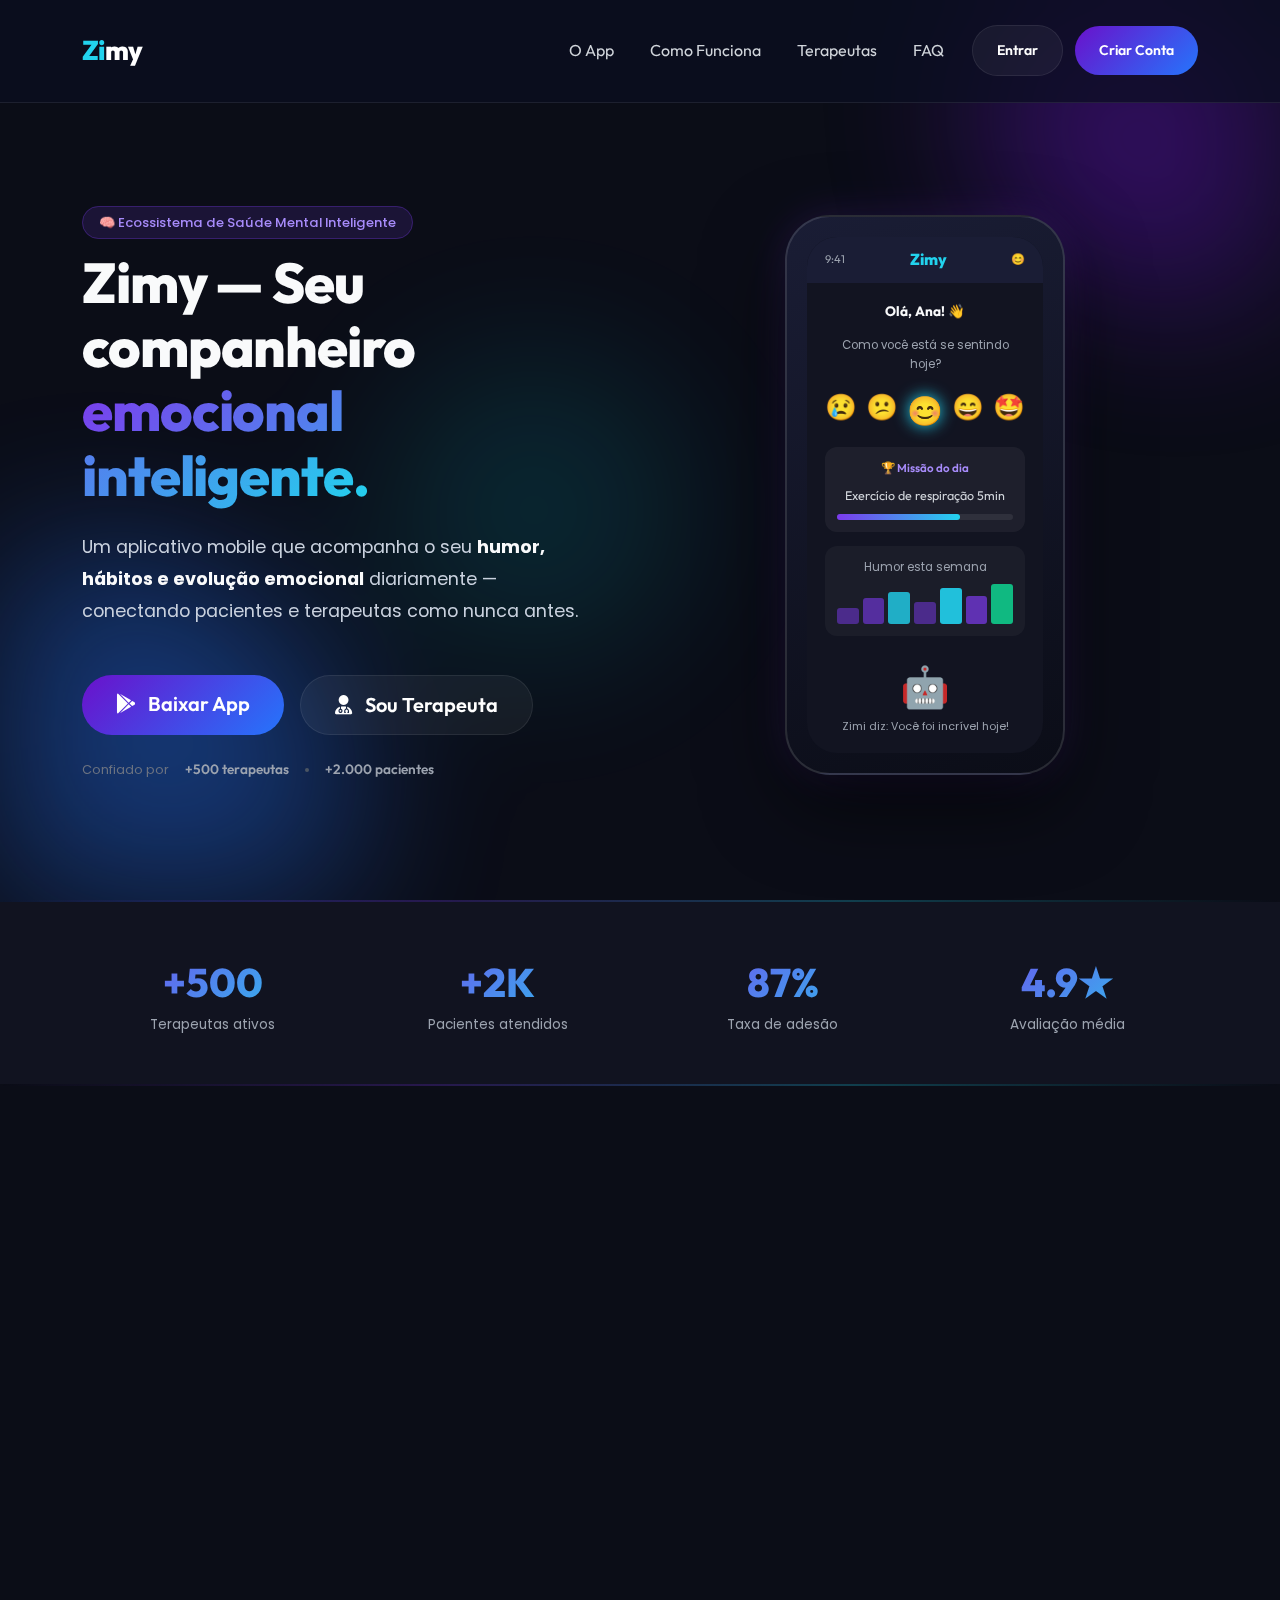
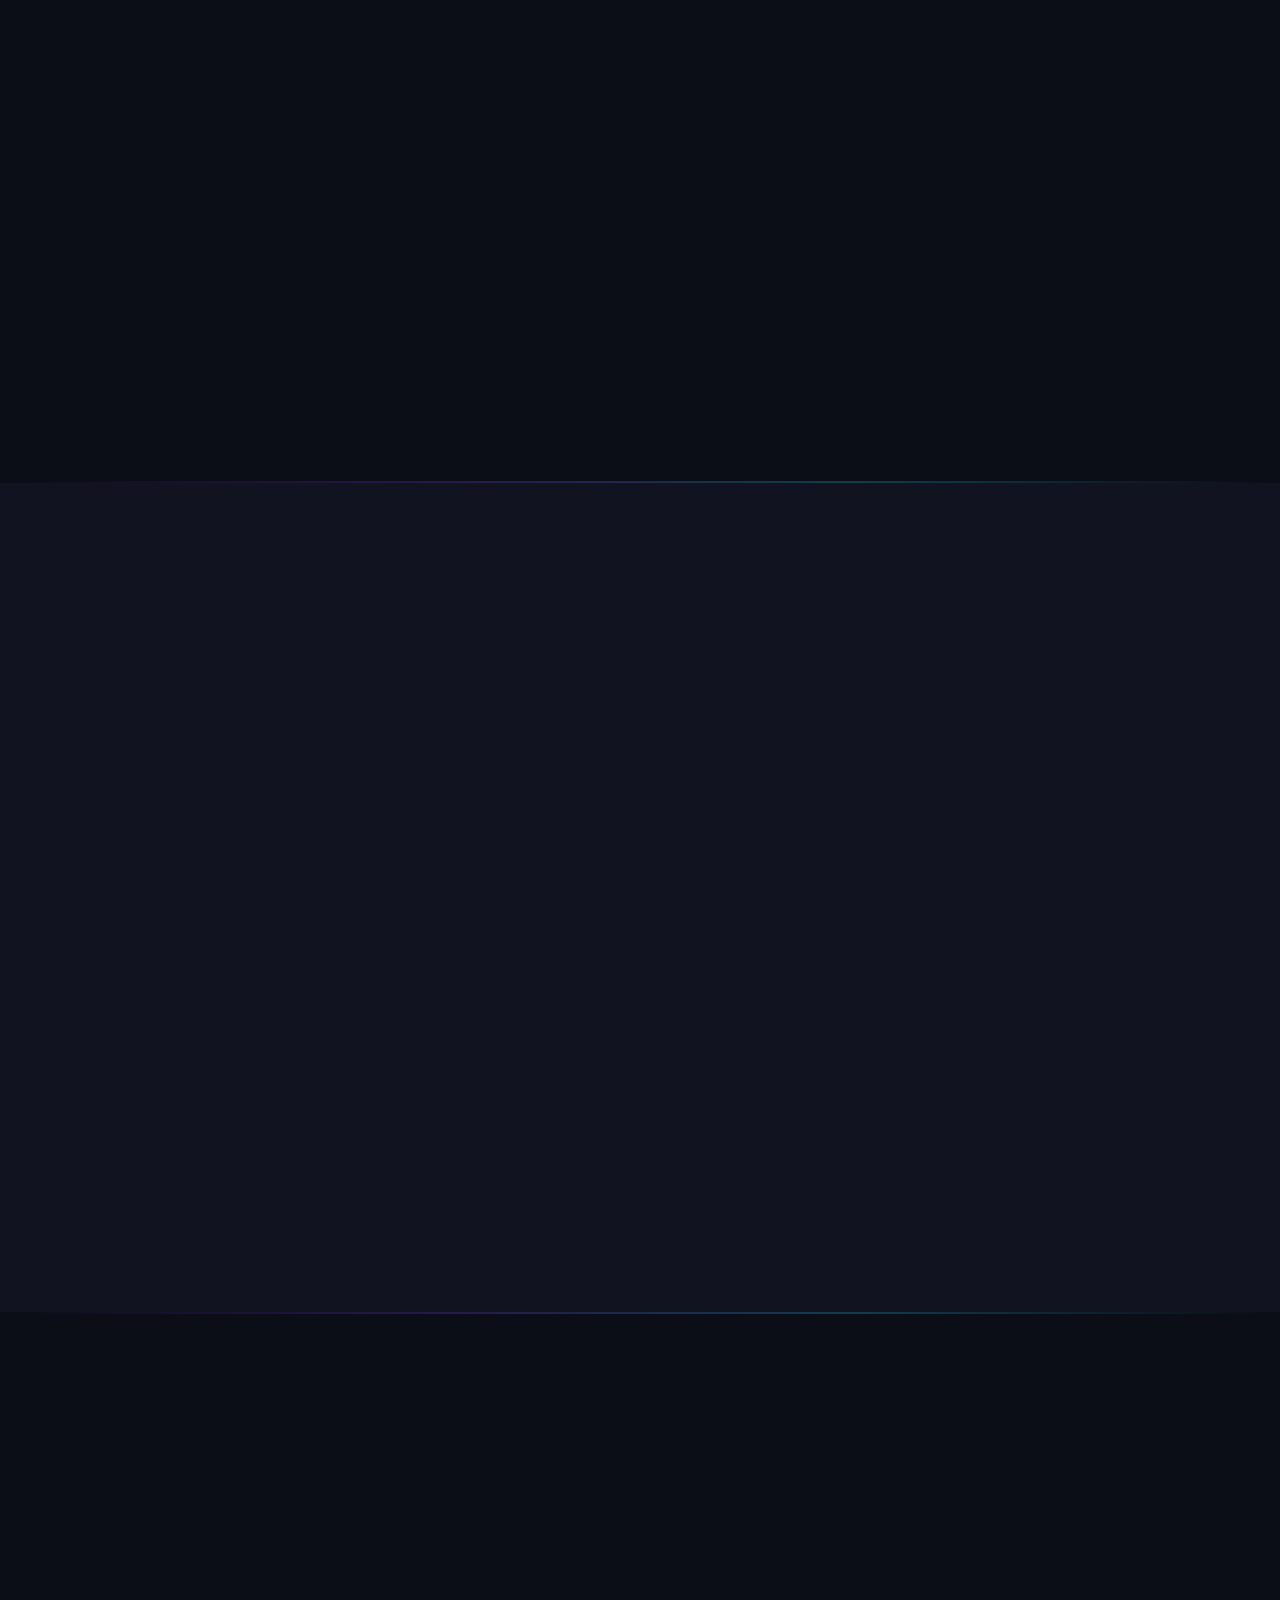
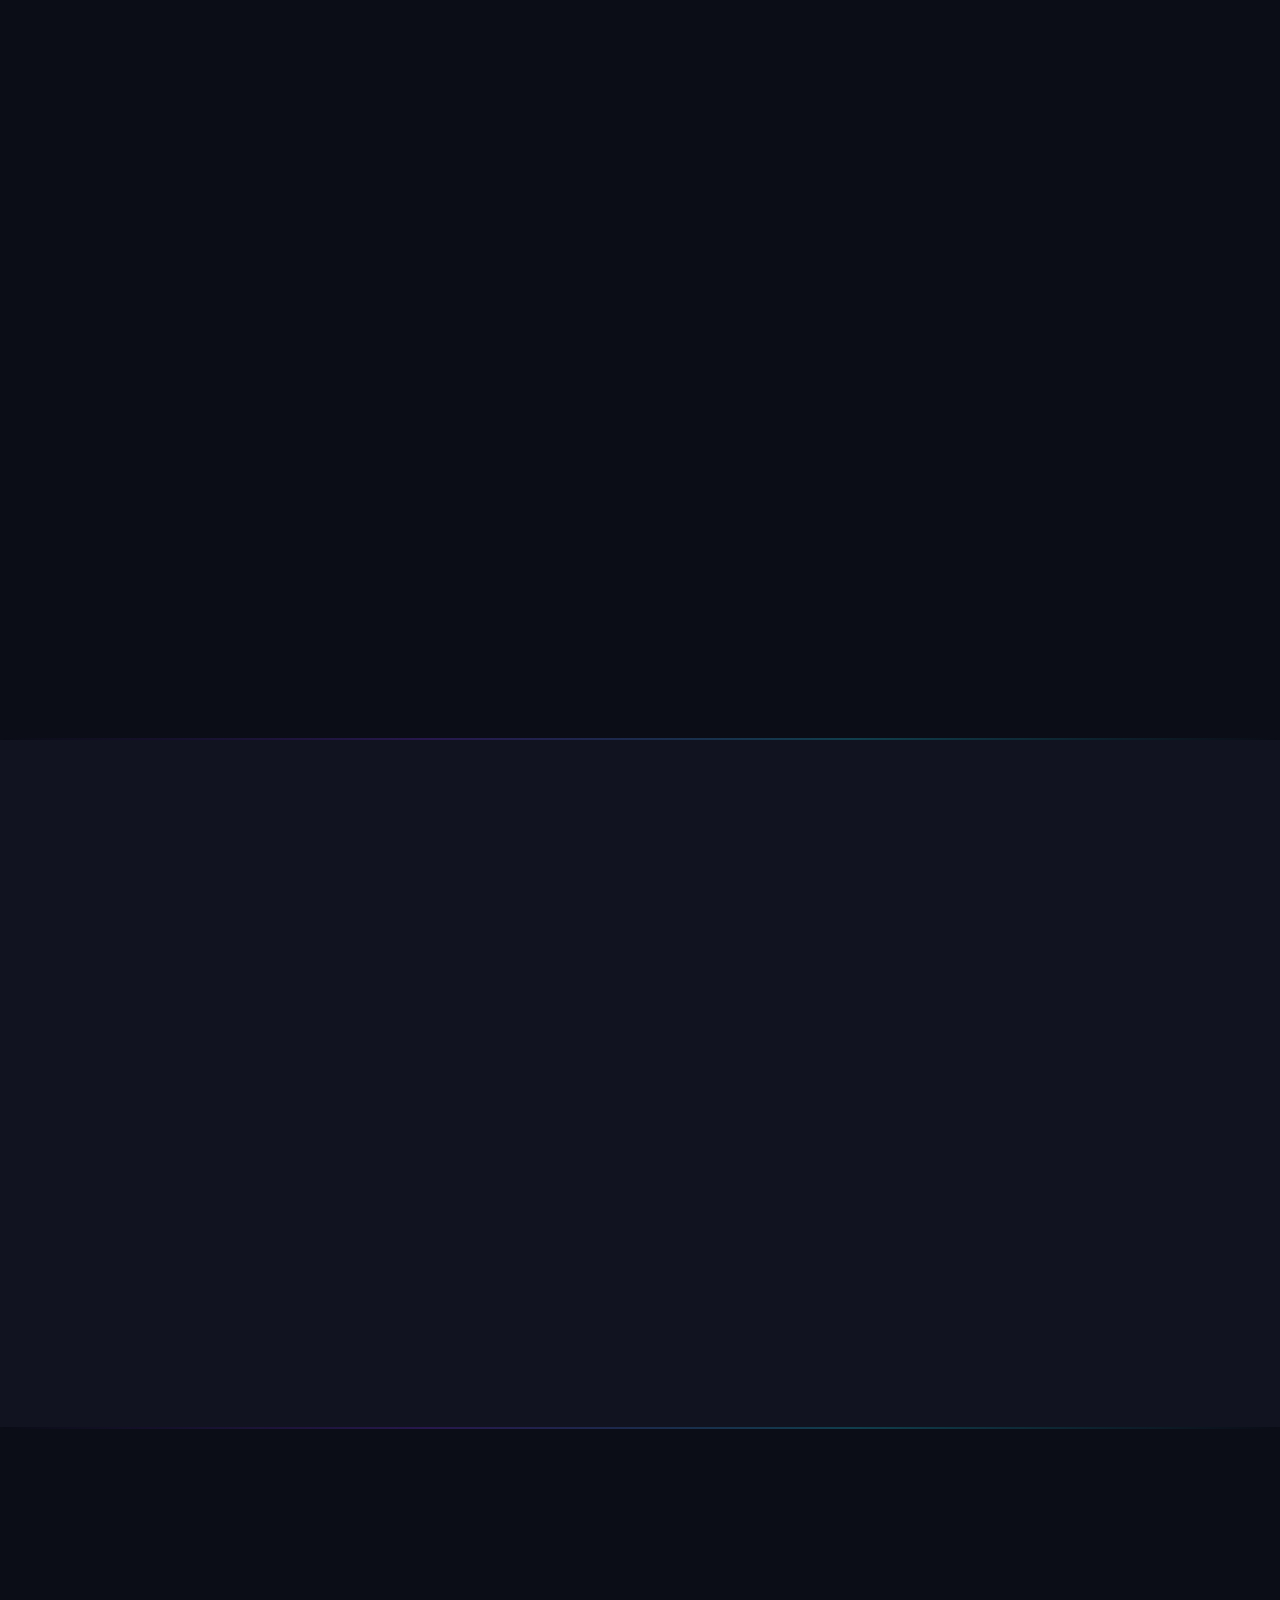
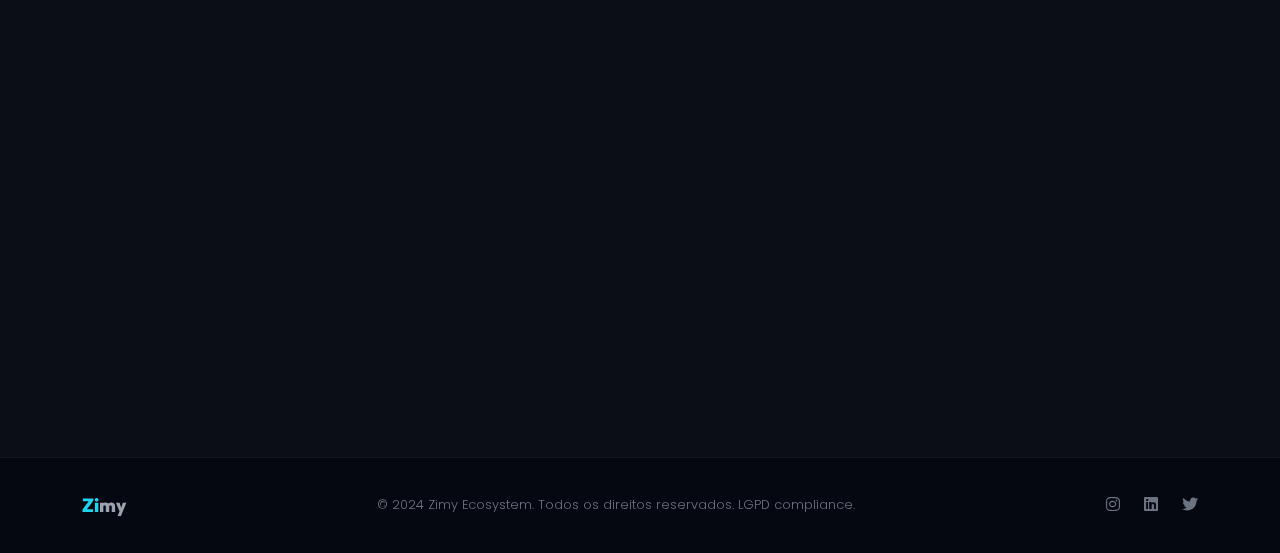
<file: index.html>
<!DOCTYPE html>
<html lang="pt-br">

<head>
    <meta charset="UTF-8">
    <meta name="viewport" content="width=device-width, initial-scale=1.0">
    <title>Zimy — Seu companheiro emocional inteligente</title>
    <link href="https://cdn.jsdelivr.net/npm/bootstrap@5.3.0/dist/css/bootstrap.min.css" rel="stylesheet">
    <link rel="stylesheet" href="https://cdnjs.cloudflare.com/ajax/libs/font-awesome/6.4.0/css/all.min.css">
    <link
        href="https://fonts.googleapis.com/css2?family=Outfit:wght@300;400;500;600;700;800&family=Poppins:wght@300;400;500&display=swap"
        rel="stylesheet">
    <link rel="stylesheet" href="style.css">
    <style>
        /* ===== LANDING-SPECIFIC OVERRIDES ===== */

        /* Dark sections */
        .section-dark {
            background-color: #0B0D17;
        }

        /* Slightly lighter dark */
        .section-mid {
            background-color: #111320;
        }

        /* Accent glowing divider */
        .divider-glow {
            height: 2px;
            background: linear-gradient(to right, transparent, #7C3AED, #22D3EE, transparent);
            border: none;
            margin: 0;
        }

        /* Readable paragraph override for landing */
        .landing-p {
            font-family: 'Poppins', sans-serif;
            color: #C9D1DE;
            font-size: 1.05rem;
            line-height: 1.8;
            font-weight: 400;
        }

        /* Feature card */
        .feature-card {
            background: rgba(255, 255, 255, 0.04);
            border: 1px solid rgba(255, 255, 255, 0.12);
            border-radius: 20px;
            padding: 2rem 1.5rem;
            transition: all 0.35s ease;
            height: 100%;
        }

        .feature-card:hover {
            background: rgba(124, 58, 237, 0.1);
            border-color: rgba(124, 58, 237, 0.4);
            transform: translateY(-6px);
            box-shadow: 0 12px 30px rgba(0, 0, 0, 0.3);
        }

        .feature-icon {
            width: 54px;
            height: 54px;
            border-radius: 14px;
            display: flex;
            align-items: center;
            justify-content: center;
            font-size: 1.4rem;
            margin-bottom: 1.2rem;
        }

        .feature-title {
            font-size: 1.05rem;
            font-weight: 700;
            color: #F9FAFB;
            margin-bottom: 0.5rem;
        }

        .feature-desc {
            font-family: 'Poppins', sans-serif;
            font-size: 0.88rem;
            color: #9CA3AF;
            line-height: 1.7;
        }

        /* Step item */
        .step-item {
            display: flex;
            align-items: flex-start;
            gap: 20px;
            margin-bottom: 2rem;
        }

        .step-num {
            width: 44px;
            height: 44px;
            flex-shrink: 0;
            border-radius: 50%;
            background: linear-gradient(135deg, #7C3AED, #2563EB);
            display: flex;
            align-items: center;
            justify-content: center;
            font-weight: 700;
            font-size: 1rem;
            color: #fff;
            box-shadow: 0 4px 15px rgba(124, 58, 237, 0.5);
        }

        .step-title {
            font-weight: 700;
            font-size: 1rem;
            margin-bottom: 4px;
        }

        .step-desc {
            font-family: 'Poppins', sans-serif;
            font-size: 0.88rem;
            color: #9CA3AF;
        }

        /* Therapist benefit row */
        .benefit-item {
            display: flex;
            align-items: center;
            gap: 14px;
            padding: 14px 18px;
            background: rgba(255, 255, 255, 0.04);
            border: 1px solid rgba(255, 255, 255, 0.08);
            border-radius: 14px;
            margin-bottom: 12px;
            transition: all 0.3s;
        }

        .benefit-item:hover {
            background: rgba(124, 58, 237, 0.1);
            border-color: rgba(124, 58, 237, 0.3);
        }

        .benefit-icon {
            width: 38px;
            height: 38px;
            flex-shrink: 0;
            border-radius: 10px;
            display: flex;
            align-items: center;
            justify-content: center;
            font-size: 1rem;
        }

        /* Navbar link fix for landing */
        .navbar .nav-link {
            color: #D1D5DB !important;
        }

        .navbar .nav-link:hover {
            color: #22D3EE !important;
        }

        /* FAQ Accordion */
        .accordion-item {
            background: rgba(255, 255, 255, 0.04) !important;
            border: 1px solid rgba(255, 255, 255, 0.1) !important;
            border-radius: 14px !important;
            margin-bottom: 10px;
            overflow: hidden;
        }

        .accordion-button {
            background: transparent !important;
            color: #F9FAFB !important;
            font-weight: 600;
            box-shadow: none !important;
        }

        .accordion-button::after {
            filter: invert(1);
        }

        .accordion-body {
            background: transparent;
            color: #9CA3AF;
            font-family: 'Poppins', sans-serif;
            font-size: 0.9rem;
            line-height: 1.7;
        }

        /* Stats bar */
        .stat-number {
            font-size: 2.5rem;
            font-weight: 800;
            background: linear-gradient(135deg, #7C3AED, #22D3EE);
            -webkit-background-clip: text;
            background-clip: text;
            -webkit-text-fill-color: transparent;
        }

        .stat-label {
            font-size: 0.85rem;
            color: #9CA3AF;
            font-family: 'Poppins', sans-serif;
        }

        /* Scroll reveal */
        .reveal {
            opacity: 0;
            transform: translateY(30px);
            transition: all 0.8s ease-out;
        }

        .reveal.active {
            opacity: 1;
            transform: translateY(0);
        }
    </style>
</head>

<body style="background:#0B0D17;">

    <!-- Background blobs (subtle) -->
    <div class="bg-blobs">
        <div class="blob blob-1"></div>
        <div class="blob blob-2"></div>
        <div class="blob blob-3"></div>
    </div>

    <!-- ===== NAVBAR ===== -->
    <nav class="navbar navbar-expand-lg fixed-top">
        <div class="container">
            <a class="navbar-brand fw-800" href="index.html" style="font-size:1.7rem;font-weight:800;">
                <span style="color:#22D3EE;">Zi</span><span style="color:#fff;">my</span>
            </a>
            <button class="navbar-toggler border-0" type="button" data-bs-toggle="collapse" data-bs-target="#navMenu">
                <i class="fas fa-bars text-white"></i>
            </button>
            <div class="collapse navbar-collapse" id="navMenu">
                <ul class="navbar-nav ms-auto align-items-center gap-1">
                    <li class="nav-item"><a class="nav-link px-3" href="#app">O App</a></li>
                    <li class="nav-item"><a class="nav-link px-3" href="#como-funciona">Como Funciona</a></li>
                    <li class="nav-item"><a class="nav-link px-3" href="#terapeutas">Terapeutas</a></li>
                    <li class="nav-item"><a class="nav-link px-3" href="#faq">FAQ</a></li>
                    <li class="nav-item ms-2"><a href="login.html" class="btn btn-zimy-outline btn-sm px-4">Entrar</a>
                    </li>
                    <li class="nav-item ms-2"><a href="signup.html" class="btn btn-zimy-primary btn-sm px-4">Criar
                            Conta</a></li>
                </ul>
            </div>
        </div>
    </nav>

    <!-- ===== HERO ===== -->
    <section style="min-height:100vh; display:flex; align-items:center; padding-top:90px;">
        <div class="container">
            <div class="row align-items-center">
                <div class="col-lg-6 pb-5 pb-lg-0 reveal">
                    <div class="mb-3">
                        <span
                            style="background:rgba(124,58,237,0.15);border:1px solid rgba(124,58,237,0.3);color:#A78BFA;padding:6px 16px;border-radius:30px;font-size:0.82rem;font-family:'Poppins',sans-serif;font-weight:500;">
                            🧠 Ecossistema de Saúde Mental Inteligente
                        </span>
                    </div>
                    <h1
                        style="font-size:clamp(2.2rem,5vw,3.5rem);font-weight:800;line-height:1.15;color:#F9FAFB;margin-bottom:1.5rem;">
                        Zimy — Seu companheiro
                        <span
                            style="background:linear-gradient(135deg,#7C3AED,#22D3EE);-webkit-background-clip:text;background-clip:text;-webkit-text-fill-color:transparent;">emocional
                            inteligente.</span>
                    </h1>
                    <p class="landing-p mb-5" style="font-size:1.1rem;max-width:520px;">
                        Um aplicativo mobile que acompanha o seu <strong style="color:#F9FAFB;">humor, hábitos e
                            evolução emocional</strong> diariamente — conectando pacientes e terapeutas como nunca
                        antes.
                    </p>
                    <div class="d-flex flex-wrap gap-3">
                        <a href="#" class="btn btn-zimy-primary btn-lg">
                            <i class="fab fa-google-play me-2"></i> Baixar App
                        </a>
                        <a href="login.html" class="btn btn-zimy-outline btn-lg">
                            <i class="fas fa-user-md me-2"></i> Sou Terapeuta
                        </a>
                    </div>
                    <!-- Trust badges -->
                    <div class="d-flex align-items-center gap-3 mt-4">
                        <div style="font-size:0.8rem;color:#6B7280;font-family:'Poppins',sans-serif;">Confiado por</div>
                        <div style="font-size:0.85rem;font-weight:600;color:#9CA3AF;">+500 terapeutas</div>
                        <div style="width:4px;height:4px;border-radius:50%;background:#4B5563;"></div>
                        <div style="font-size:0.85rem;font-weight:600;color:#9CA3AF;">+2.000 pacientes</div>
                    </div>
                </div>
                <div class="col-lg-6 text-center reveal" style="transition-delay:0.15s;">
                    <!-- Simulated phone mockup -->
                    <div style="position:relative;display:inline-block;">
                        <div
                            style="width:280px;height:560px;background:linear-gradient(160deg,#1a1d35,#0B0D17);border-radius:45px;border:2px solid rgba(255,255,255,0.12);padding:20px;margin:auto;box-shadow:0 30px 80px rgba(0,0,0,0.6), 0 0 40px rgba(124,58,237,0.2);">
                            <!-- Phone screen -->
                            <div
                                style="background:#121421;border-radius:30px;height:100%;overflow:hidden;display:flex;flex-direction:column;">
                                <!-- Status bar -->
                                <div
                                    style="background:#1a1d35;padding:10px 18px;display:flex;justify-content:space-between;align-items:center;">
                                    <span style="font-size:0.7rem;color:#9CA3AF;">9:41</span>
                                    <span style="font-size:1rem;font-weight:800;color:#22D3EE;">Zimy</span>
                                    <span style="font-size:0.7rem;color:#9CA3AF;">😊</span>
                                </div>
                                <!-- App content simulation -->
                                <div style="padding:18px;flex:1;display:flex;flex-direction:column;gap:14px;">
                                    <div style="font-size:0.85rem;font-weight:700;color:#F9FAFB;">Olá, Ana! 👋</div>
                                    <div style="font-size:0.72rem;color:#9CA3AF;font-family:'Poppins',sans-serif;">Como
                                        você está se sentindo hoje?</div>
                                    <!-- Mood selector -->
                                    <div style="display:flex;justify-content:space-between;">
                                        <span style="font-size:1.6rem;cursor:pointer;">😢</span>
                                        <span style="font-size:1.6rem;cursor:pointer;">😕</span>
                                        <span
                                            style="font-size:1.8rem;cursor:pointer;filter:drop-shadow(0 0 8px #22D3EE);">😊</span>
                                        <span style="font-size:1.6rem;cursor:pointer;">😄</span>
                                        <span style="font-size:1.6rem;cursor:pointer;">🤩</span>
                                    </div>
                                    <!-- Progress -->
                                    <div style="background:rgba(255,255,255,0.05);border-radius:12px;padding:12px;">
                                        <div style="font-size:0.72rem;color:#A78BFA;font-weight:600;margin-bottom:8px;">
                                            🏆 Missão do dia</div>
                                        <div style="font-size:0.78rem;color:#D1D5DB;">Exercício de respiração 5min</div>
                                        <div
                                            style="background:rgba(255,255,255,0.08);border-radius:8px;height:6px;margin-top:8px;">
                                            <div
                                                style="width:70%;height:100%;background:linear-gradient(to right,#7C3AED,#22D3EE);border-radius:8px;">
                                            </div>
                                        </div>
                                    </div>
                                    <!-- Chart sim -->
                                    <div style="background:rgba(255,255,255,0.04);border-radius:12px;padding:12px;">
                                        <div
                                            style="font-size:0.72rem;color:#9CA3AF;margin-bottom:8px;font-family:'Poppins',sans-serif;">
                                            Humor esta semana</div>
                                        <div style="display:flex;align-items:flex-end;height:40px;gap:4px;">
                                            <div
                                                style="flex:1;background:#7C3AED;opacity:0.5;border-radius:3px;height:40%;">
                                            </div>
                                            <div
                                                style="flex:1;background:#7C3AED;opacity:0.6;border-radius:3px;height:65%;">
                                            </div>
                                            <div
                                                style="flex:1;background:#22D3EE;opacity:0.8;border-radius:3px;height:80%;">
                                            </div>
                                            <div
                                                style="flex:1;background:#7C3AED;opacity:0.5;border-radius:3px;height:55%;">
                                            </div>
                                            <div
                                                style="flex:1;background:#22D3EE;opacity:0.9;border-radius:3px;height:90%;">
                                            </div>
                                            <div
                                                style="flex:1;background:#7C3AED;opacity:0.7;border-radius:3px;height:70%;">
                                            </div>
                                            <div
                                                style="flex:1;background:#10B981;opacity:1;border-radius:3px;height:100%;">
                                            </div>
                                        </div>
                                    </div>
                                    <!-- Mascot -->
                                    <div style="text-align:center;margin-top:auto;">
                                        <div style="font-size:2.5rem;">🤖</div>
                                        <div style="font-size:0.68rem;color:#9CA3AF;font-family:'Poppins',sans-serif;">
                                            Zimi diz: Você foi incrível hoje!</div>
                                    </div>
                                </div>
                            </div>
                        </div>
                    </div>
                </div>
            </div>
        </div>
    </section>

    <hr class="divider-glow">

    <!-- ===== STATS BAR ===== -->
    <section style="background:#111320;padding:3rem 0;">
        <div class="container">
            <div class="row text-center g-4">
                <div class="col-6 col-md-3">
                    <div class="stat-number">+500</div>
                    <div class="stat-label">Terapeutas ativos</div>
                </div>
                <div class="col-6 col-md-3">
                    <div class="stat-number">+2K</div>
                    <div class="stat-label">Pacientes atendidos</div>
                </div>
                <div class="col-6 col-md-3">
                    <div class="stat-number">87%</div>
                    <div class="stat-label">Taxa de adesão</div>
                </div>
                <div class="col-6 col-md-3">
                    <div class="stat-number">4.9★</div>
                    <div class="stat-label">Avaliação média</div>
                </div>
            </div>
        </div>
    </section>

    <hr class="divider-glow">

    <!-- ===== APP FEATURES ===== -->
    <section id="app" style="padding:6rem 0;background:#0B0D17;">
        <div class="container">
            <div class="text-center mb-5 reveal">
                <p
                    style="color:#A78BFA;font-size:0.85rem;letter-spacing:0.1em;text-transform:uppercase;font-family:'Poppins',sans-serif;font-weight:500;">
                    📱 Aplicativo Mobile</p>
                <h2 style="font-size:clamp(1.8rem,4vw,2.8rem);font-weight:800;color:#F9FAFB;margin-bottom:1rem;">O que o
                    App Zimy faz por você?</h2>
                <p class="landing-p mx-auto" style="max-width:560px;">Tecnologia de ponta a favor da saúde mental,
                    disponível a qualquer hora, em qualquer lugar.</p>
            </div>
            <div class="row g-4">
                <!-- Feature cards -->
                <div class="col-sm-6 col-lg-4 reveal">
                    <div class="feature-card">
                        <div class="feature-icon" style="background:rgba(34,211,238,0.15);color:#22D3EE;"><i
                                class="fas fa-smile-beam"></i></div>
                        <div class="feature-title">Registro de Humor Diário</div>
                        <div class="feature-desc">O paciente registra como está se sentindo em segundos, com emojis e
                            notas. O app constrói um histórico emocional automático ao longo do tempo.</div>
                    </div>
                </div>
                <div class="col-sm-6 col-lg-4 reveal" style="transition-delay:0.1s;">
                    <div class="feature-card">
                        <div class="feature-icon" style="background:rgba(124,58,237,0.15);color:#A78BFA;"><i
                                class="fas fa-gamepad"></i></div>
                        <div class="feature-title">Missões & Gamificação</div>
                        <div class="feature-desc">Desafios diários baseados em TCC, meditação e hábitos saudáveis. O
                            paciente ganha pontos, badges e evolui seu mascote ao completá-los.</div>
                    </div>
                </div>
                <div class="col-sm-6 col-lg-4 reveal" style="transition-delay:0.2s;">
                    <div class="feature-card">
                        <div class="feature-icon" style="background:rgba(16,185,129,0.15);color:#10B981;"><i
                                class="fas fa-robot"></i></div>
                        <div class="feature-title">Mascote Emocional (Zimi)</div>
                        <div class="feature-desc">Um companheiro virtual que reage ao estado emocional do usuário,
                            oferece dicas personalizadas e evolui conforme o progresso do paciente.</div>
                    </div>
                </div>
                <div class="col-sm-6 col-lg-4 reveal">
                    <div class="feature-card">
                        <div class="feature-icon" style="background:rgba(245,158,11,0.15);color:#FBBF24;"><i
                                class="fas fa-chart-area"></i></div>
                        <div class="feature-title">Relatórios Semanais</div>
                        <div class="feature-desc">Todo domingo, o app gera um resumo automático da semana: humor médio,
                            missões concluídas e áreas que merecem atenção.</div>
                    </div>
                </div>
                <div class="col-sm-6 col-lg-4 reveal" style="transition-delay:0.1s;">
                    <div class="feature-card">
                        <div class="feature-icon" style="background:rgba(239,68,68,0.12);color:#F87171;"><i
                                class="fas fa-lightbulb"></i></div>
                        <div class="feature-title">Insights Automáticos</div>
                        <div class="feature-desc">O sistema identifica padrões emocionais como: "você tende a ter humor
                            mais baixo às segundas-feiras" e sugere intervenções práticas.</div>
                    </div>
                </div>
                <div class="col-sm-6 col-lg-4 reveal" style="transition-delay:0.2s;">
                    <div class="feature-card">
                        <div class="feature-icon" style="background:rgba(37,99,235,0.15);color:#60A5FA;"><i
                                class="fas fa-share-nodes"></i></div>
                        <div class="feature-title">Conexão com o Terapeuta</div>
                        <div class="feature-desc">Com um clique, o paciente autoriza o acesso ao seu histórico
                            emocional, permitindo que o terapeuta acompanhe a evolução em tempo real.</div>
                    </div>
                </div>
            </div>
        </div>
    </section>

    <hr class="divider-glow">

    <!-- ===== HOW IT WORKS ===== -->
    <section id="como-funciona" style="padding:6rem 0;background:#111320;">
        <div class="container">
            <div class="row align-items-center g-5">
                <div class="col-lg-5 reveal">
                    <p
                        style="color:#A78BFA;font-size:0.85rem;letter-spacing:0.1em;text-transform:uppercase;font-family:'Poppins',sans-serif;font-weight:500;">
                        🔄 Jornada do Paciente</p>
                    <h2 style="font-size:clamp(1.8rem,4vw,2.5rem);font-weight:800;color:#F9FAFB;margin-bottom:2rem;">
                        Como o Zimy funciona na prática?</h2>

                    <div class="step-item">
                        <div class="step-num">1</div>
                        <div>
                            <div class="step-title" style="color:#F9FAFB;">Baixa o App e se Cadastra</div>
                            <div class="step-desc">Em menos de 2 minutos, o paciente cria o perfil e conecta-se ao seu
                                terapeuta pelo código único.</div>
                        </div>
                    </div>
                    <div class="step-item">
                        <div class="step-num">2</div>
                        <div>
                            <div class="step-title" style="color:#F9FAFB;">Registra o Humor Todos os Dias</div>
                            <div class="step-desc">Uma notificação gentil lembra o usuário de fazer o check-in
                                emocional. Leva apenas 30 segundos.</div>
                        </div>
                    </div>
                    <div class="step-item">
                        <div class="step-num">3</div>
                        <div>
                            <div class="step-title" style="color:#F9FAFB;">Completa Missões Terapêuticas</div>
                            <div class="step-desc">O paciente realiza atividades como diário de gratidão, exercícios de
                                respiração e técnicas de mindfulness.</div>
                        </div>
                    </div>
                    <div class="step-item">
                        <div class="step-num">4</div>
                        <div>
                            <div class="step-title" style="color:#F9FAFB;">Recebe Insights e Evolui</div>
                            <div class="step-desc">O app analisa os dados e entrega feedback personalizados. O terapeuta
                                acompanha tudo e pode enviar mensagens de apoio.</div>
                        </div>
                    </div>
                </div>
                <div class="col-lg-7 reveal" style="transition-delay:0.2s;">
                    <div class="row g-3">
                        <div class="col-6">
                            <div class="feature-card text-center" style="padding:1.5rem;">
                                <div style="font-size:2rem;margin-bottom:0.5rem;">😊</div>
                                <div style="font-size:0.85rem;font-weight:600;color:#F9FAFB;">Check-in de Humor</div>
                                <div
                                    style="font-size:0.75rem;color:#6B7280;font-family:'Poppins',sans-serif;margin-top:4px;">
                                    Rápido e diário</div>
                            </div>
                        </div>
                        <div class="col-6">
                            <div class="feature-card text-center" style="padding:1.5rem;">
                                <div style="font-size:2rem;margin-bottom:0.5rem;">🏆</div>
                                <div style="font-size:0.85rem;font-weight:600;color:#F9FAFB;">Missões Gamificadas</div>
                                <div
                                    style="font-size:0.75rem;color:#6B7280;font-family:'Poppins',sans-serif;margin-top:4px;">
                                    Baseadas em TCC</div>
                            </div>
                        </div>
                        <div class="col-6">
                            <div class="feature-card text-center" style="padding:1.5rem;">
                                <div style="font-size:2rem;margin-bottom:0.5rem;">📊</div>
                                <div style="font-size:0.85rem;font-weight:600;color:#F9FAFB;">Análise Emocional</div>
                                <div
                                    style="font-size:0.75rem;color:#6B7280;font-family:'Poppins',sans-serif;margin-top:4px;">
                                    Tendências semanais</div>
                            </div>
                        </div>
                        <div class="col-6">
                            <div class="feature-card text-center" style="padding:1.5rem;">
                                <div style="font-size:2rem;margin-bottom:0.5rem;">💬</div>
                                <div style="font-size:0.85rem;font-weight:600;color:#F9FAFB;">Chat com Terapeuta</div>
                                <div
                                    style="font-size:0.75rem;color:#6B7280;font-family:'Poppins',sans-serif;margin-top:4px;">
                                    Suporte contínuo</div>
                            </div>
                        </div>
                    </div>
                </div>
            </div>
        </div>
    </section>

    <hr class="divider-glow">

    <!-- ===== THERAPIST SECTION ===== -->
    <section id="terapeutas" style="padding:6rem 0;background:#0B0D17;">
        <div class="container">
            <div class="text-center mb-5 reveal">
                <p
                    style="color:#A78BFA;font-size:0.85rem;letter-spacing:0.1em;text-transform:uppercase;font-family:'Poppins',sans-serif;font-weight:500;">
                    💼 Para Terapeutas</p>
                <h2 style="font-size:clamp(1.8rem,4vw,2.8rem);font-weight:800;color:#F9FAFB;margin-bottom:1rem;">Uma
                    nova forma de acompanhar seus pacientes.</h2>
                <p class="landing-p mx-auto" style="max-width:600px;">O Zimy oferece um painel web exclusivo que
                    transforma a forma como você monitora e apoia seus pacientes entre as sessões.</p>
            </div>
            <div class="row g-4 align-items-center">
                <div class="col-lg-6 reveal">
                    <div class="benefit-item">
                        <div class="benefit-icon" style="background:rgba(124,58,237,0.15);color:#A78BFA;"><i
                                class="fas fa-desktop"></i></div>
                        <div>
                            <div style="font-weight:700;color:#F9FAFB;font-size:0.95rem;">Dashboard Profissional</div>
                            <div style="font-size:0.82rem;color:#9CA3AF;font-family:'Poppins',sans-serif;">Visão geral
                                de todos os pacientes: humor médio, engajamento e alertas em tempo real.</div>
                        </div>
                    </div>
                    <div class="benefit-item">
                        <div class="benefit-icon" style="background:rgba(34,211,238,0.15);color:#22D3EE;"><i
                                class="fas fa-comment-medical"></i></div>
                        <div>
                            <div style="font-weight:700;color:#F9FAFB;font-size:0.95rem;">Chat Integrado</div>
                            <div style="font-size:0.82rem;color:#9CA3AF;font-family:'Poppins',sans-serif;">Envie
                                mensagens de apoio entre sessões. Histórico completo de cada conversa salvo
                                automaticamente.</div>
                        </div>
                    </div>
                    <div class="benefit-item">
                        <div class="benefit-icon" style="background:rgba(16,185,129,0.12);color:#34D399;"><i
                                class="fas fa-file-medical"></i></div>
                        <div>
                            <div style="font-weight:700;color:#F9FAFB;font-size:0.95rem;">Relatórios Automáticos em PDF
                            </div>
                            <div style="font-size:0.82rem;color:#9CA3AF;font-family:'Poppins',sans-serif;">Gere
                                relatórios clínicos detalhados com gráficos de humor, insights e resumo por paciente —
                                em um clique.</div>
                        </div>
                    </div>
                    <div class="benefit-item">
                        <div class="benefit-icon" style="background:rgba(245,158,11,0.12);color:#FBBF24;"><i
                                class="fas fa-bell"></i></div>
                        <div>
                            <div style="font-weight:700;color:#F9FAFB;font-size:0.95rem;">Alertas de Risco</div>
                            <div style="font-size:0.82rem;color:#9CA3AF;font-family:'Poppins',sans-serif;">Receba
                                alertas quando um paciente apresentar quedas bruscas de humor por 3 ou mais dias
                                seguidos.</div>
                        </div>
                    </div>
                    <div class="benefit-item">
                        <div class="benefit-icon" style="background:rgba(248,113,113,0.1);color:#F87171;"><i
                                class="fas fa-history"></i></div>
                        <div>
                            <div style="font-weight:700;color:#F9FAFB;font-size:0.95rem;">Histórico Emocional Detalhado
                            </div>
                            <div style="font-size:0.82rem;color:#9CA3AF;font-family:'Poppins',sans-serif;">Acesse meses
                                de registros emocionais organizados por período — perfeito para preparar sessões.</div>
                        </div>
                    </div>
                    <a href="signup.html" class="btn btn-zimy-primary btn-lg mt-3 px-5">
                        Criar Conta grátis <i class="fas fa-arrow-right ms-2"></i>
                    </a>
                </div>
                <div class="col-lg-6 reveal text-center" style="transition-delay:0.2s;">
                    <!-- Dashboard Preview Card -->
                    <div
                        style="background:#111320;border:1px solid rgba(255,255,255,0.12);border-radius:24px;padding:24px;text-align:left;">
                        <div style="display:flex;align-items:center;gap:12px;margin-bottom:20px;">
                            <div style="font-size:1.4rem;font-weight:800;color:#22D3EE;">Zi</div>
                            <div style="font-size:1.4rem;font-weight:800;color:#F9FAFB;">my Dashboard</div>
                        </div>
                        <!-- Mini patient cards -->
                        <div style="display:flex;flex-direction:column;gap:10px;">
                            <div
                                style="background:rgba(255,255,255,0.04);border-radius:12px;padding:12px 16px;display:flex;align-items:center;gap:12px;">
                                <span style="font-size:1.5rem;">😊</span>
                                <div style="flex:1;">
                                    <div style="font-size:0.85rem;font-weight:600;color:#F9FAFB;">Ana Silva</div>
                                    <div style="font-size:0.72rem;color:#9CA3AF;">Humor: 80% ↑</div>
                                </div>
                                <span
                                    style="font-size:0.7rem;color:#34D399;background:rgba(52,211,153,0.1);padding:3px 8px;border-radius:20px;">Online</span>
                            </div>
                            <div
                                style="background:rgba(248,113,113,0.07);border:1px solid rgba(248,113,113,0.2);border-radius:12px;padding:12px 16px;display:flex;align-items:center;gap:12px;">
                                <span style="font-size:1.5rem;">😔</span>
                                <div style="flex:1;">
                                    <div style="font-size:0.85rem;font-weight:600;color:#F9FAFB;">Bruno Souza</div>
                                    <div style="font-size:0.72rem;color:#F87171;">⚠ Humor baixo — 3 dias</div>
                                </div>
                                <span
                                    style="font-size:0.7rem;color:#F87171;background:rgba(248,113,113,0.1);padding:3px 8px;border-radius:20px;">Alerta</span>
                            </div>
                            <div
                                style="background:rgba(255,255,255,0.04);border-radius:12px;padding:12px 16px;display:flex;align-items:center;gap:12px;">
                                <span style="font-size:1.5rem;">🔥</span>
                                <div style="flex:1;">
                                    <div style="font-size:0.85rem;font-weight:600;color:#F9FAFB;">Carla Lins</div>
                                    <div style="font-size:0.72rem;color:#9CA3AF;">5 missões esta semana</div>
                                </div>
                                <span
                                    style="font-size:0.7rem;color:#34D399;background:rgba(52,211,153,0.1);padding:3px 8px;border-radius:20px;">Online</span>
                            </div>
                        </div>
                    </div>
                </div>
            </div>
        </div>
    </section>

    <hr class="divider-glow">

    <!-- ===== FAQ ===== -->
    <section id="faq" style="padding:6rem 0;background:#111320;">
        <div class="container">
            <div class="text-center mb-5 reveal">
                <p
                    style="color:#A78BFA;font-size:0.85rem;letter-spacing:0.1em;text-transform:uppercase;font-family:'Poppins',sans-serif;font-weight:500;">
                    ❓ Perguntas Frequentes</p>
                <h2 style="font-size:clamp(1.8rem,4vw,2.5rem);font-weight:800;color:#F9FAFB;">Tem dúvidas? A gente
                    explica.</h2>
            </div>
            <div class="row justify-content-center">
                <div class="col-lg-8 reveal">
                    <div class="accordion" id="faqAccordion">
                        <div class="accordion-item">
                            <h2 class="accordion-header">
                                <button class="accordion-button" type="button" data-bs-toggle="collapse"
                                    data-bs-target="#faq1">
                                    O Zimy é gratuito para os terapeutas?
                                </button>
                            </h2>
                            <div id="faq1" class="accordion-collapse collapse show" data-bs-parent="#faqAccordion">
                                <div class="accordion-body">Sim! O painel web do terapeuta é completamente gratuito para
                                    sempre. Você pode gerenciar até 10 pacientes sem custo algum. Para equipes maiores,
                                    oferecemos planos profissionais com recursos extras.</div>
                            </div>
                        </div>
                        <div class="accordion-item">
                            <h2 class="accordion-header">
                                <button class="accordion-button collapsed" type="button" data-bs-toggle="collapse"
                                    data-bs-target="#faq2">
                                    Como o paciente se conecta ao terapeuta?
                                </button>
                            </h2>
                            <div id="faq2" class="accordion-collapse collapse" data-bs-parent="#faqAccordion">
                                <div class="accordion-body">O terapeuta recebe um código único ao criar a conta. O
                                    paciente insere esse código no app Zimy durante o cadastro e a conexão é feita
                                    automaticamente. Simples assim.</div>
                            </div>
                        </div>
                        <div class="accordion-item">
                            <h2 class="accordion-header">
                                <button class="accordion-button collapsed" type="button" data-bs-toggle="collapse"
                                    data-bs-target="#faq3">
                                    Os dados dos pacientes são seguros?
                                </button>
                            </h2>
                            <div id="faq3" class="accordion-collapse collapse" data-bs-parent="#faqAccordion">
                                <div class="accordion-body">Absolutamente. Todos os dados são protegidos com
                                    criptografia de ponta a ponta. Somente o paciente e o terapeuta autorizado têm
                                    acesso às informações. A plataforma está em conformidade com a LGPD.</div>
                            </div>
                        </div>
                        <div class="accordion-item">
                            <h2 class="accordion-header">
                                <button class="accordion-button collapsed" type="button" data-bs-toggle="collapse"
                                    data-bs-target="#faq4">
                                    O Zimy substitui a terapia presencial?
                                </button>
                            </h2>
                            <div id="faq4" class="accordion-collapse collapse" data-bs-parent="#faqAccordion">
                                <div class="accordion-body">Não e nunca será. O Zimy é uma ferramenta de suporte entre
                                    sessões. Ele complementa o trabalho terapêutico, dando ao profissional dados mais
                                    ricos para conduzir o atendimento com mais precisão.</div>
                            </div>
                        </div>
                    </div>
                </div>
            </div>
        </div>
    </section>

    <hr class="divider-glow">

    <!-- ===== FINAL CTA ===== -->
    <section style="padding:7rem 0;background:#0B0D17;text-align:center;">
        <div class="container reveal">
            <div style="max-width:650px;margin:auto;">
                <div style="font-size:3rem;margin-bottom:1.5rem;">🚀</div>
                <h2 style="font-size:clamp(2rem,4vw,3rem);font-weight:800;color:#F9FAFB;margin-bottom:1.2rem;">Pronto
                    para transformar vidas?</h2>
                <p class="landing-p mb-5" style="font-size:1.05rem;">
                    Comece agora mesmo. Configure seu perfil em minutos e convide seus primeiros pacientes ainda hoje.
                </p>
                <div class="d-flex justify-content-center gap-3 flex-wrap">
                    <a href="signup.html" class="btn btn-zimy-primary btn-lg px-5"
                        style="padding:14px 48px;font-size:1.05rem;">
                        Criar conta grátis <i class="fas fa-arrow-right ms-2"></i>
                    </a>
                    <a href="#app" class="btn btn-zimy-outline btn-lg px-5">
                        Saiba mais
                    </a>
                </div>
            </div>
        </div>
    </section>

    <!-- ===== FOOTER ===== -->
    <footer style="background:#060811;padding:2rem 0;border-top:1px solid rgba(255,255,255,0.06);">
        <div class="container d-flex flex-column flex-md-row justify-content-between align-items-center gap-3">
            <div style="font-size:1.2rem;font-weight:800;"><span style="color:#22D3EE;">Zi</span><span
                    style="color:#9CA3AF;">my</span></div>
            <p style="font-size:0.8rem;color:#6B7280;margin:0;font-family:'Poppins',sans-serif;">© 2024 Zimy Ecosystem.
                Todos os direitos reservados. LGPD compliance.</p>
            <div class="d-flex gap-4">
                <a href="#" style="color:#6B7280;"><i class="fab fa-instagram"></i></a>
                <a href="#" style="color:#6B7280;"><i class="fab fa-linkedin"></i></a>
                <a href="#" style="color:#6B7280;"><i class="fab fa-twitter"></i></a>
            </div>
        </div>
    </footer>

    <script src="https://cdn.jsdelivr.net/npm/bootstrap@5.3.0/dist/js/bootstrap.bundle.min.js"></script>
    <script src="script.js"></script>
    <script>
        // Scroll reveal
        const observer = new IntersectionObserver((entries) => {
            entries.forEach(el => { if (el.isIntersecting) el.target.classList.add('active'); });
        }, { threshold: 0.1 });
        document.querySelectorAll('.reveal').forEach(el => observer.observe(el));
    </script>
</body>

</html>
</file>
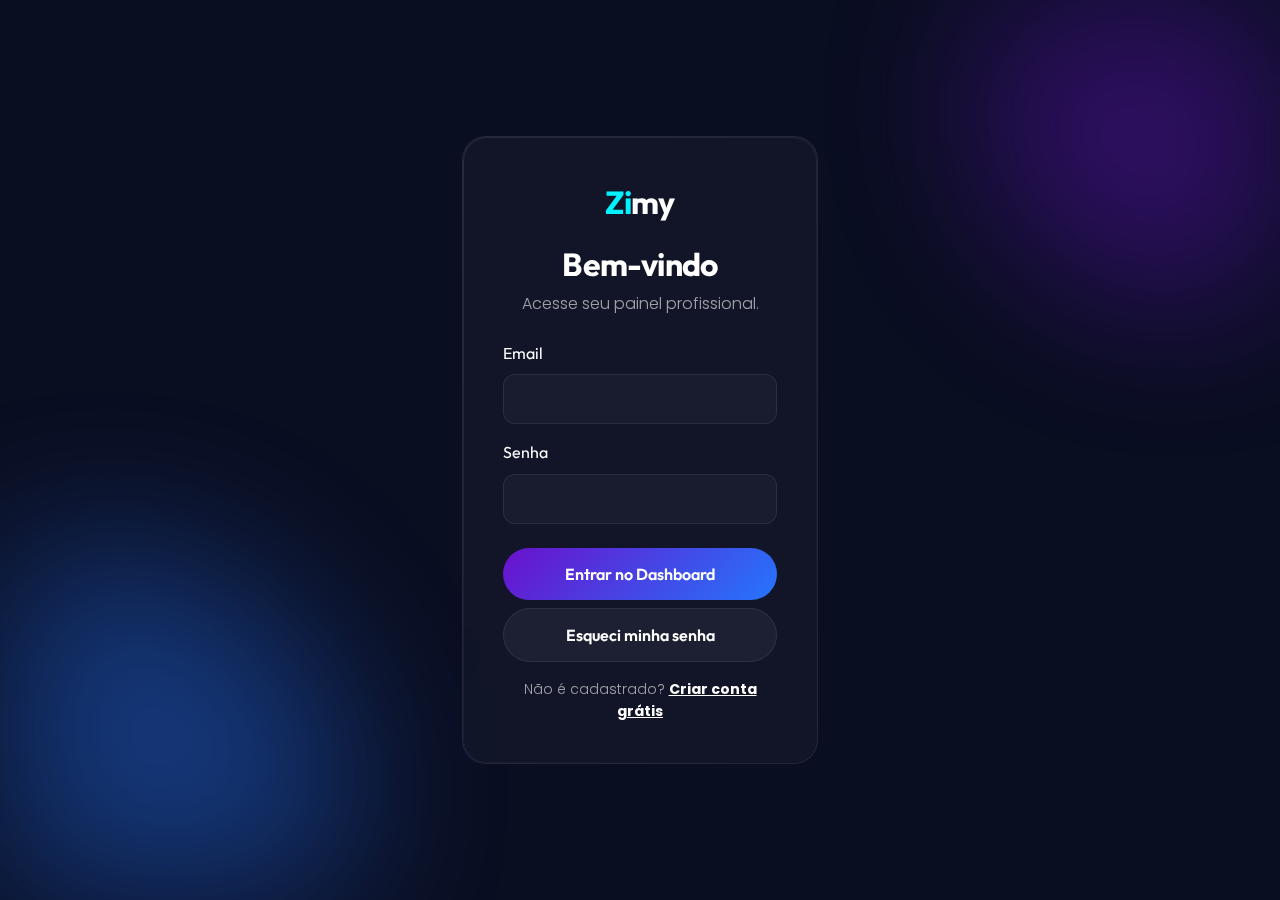
<file: chat.html>
<!DOCTYPE html>
<html lang="pt-br">

<head>
    <meta charset="UTF-8">
    <meta name="viewport" content="width=device-width, initial-scale=1.0">
    <title>Chat — Zimy</title>
    <link href="https://cdn.jsdelivr.net/npm/bootstrap@5.3.0/dist/css/bootstrap.min.css" rel="stylesheet">
    <link rel="stylesheet" href="https://cdnjs.cloudflare.com/ajax/libs/font-awesome/6.4.0/css/all.min.css">
    <link rel="stylesheet" href="style.css">
    <style>
        /* ---- Page Layout ---- */
        body {
            overflow: hidden;
            height: 100vh;
        }

        .chat-page-wrapper {
            display: flex;
            height: 100vh;
            padding-left: 280px;
            /* matches sidebar width */
            transition: padding-left 0.4s ease;
        }

        @media (max-width: 1200px) {
            .chat-page-wrapper {
                padding-left: 85px;
            }
        }

        @media (max-width: 768px) {
            .chat-page-wrapper {
                padding-left: 0;
            }
        }

        /* ---- Chat Layout ---- */
        .chat-shell {
            display: flex;
            width: 100%;
            height: 100vh;
        }

        /* ---- Patient List Panel ---- */
        .patient-panel {
            width: 340px;
            flex-shrink: 0;
            display: flex;
            flex-direction: column;
            background: rgba(11, 13, 23, 0.98);
            border-right: 1px solid var(--glass-border);
            height: 100vh;
        }

        .patient-panel-header {
            padding: 1.5rem 1.5rem 1rem;
            border-bottom: 1px solid var(--glass-border);
            display: flex;
            justify-content: space-between;
            align-items: center;
            flex-shrink: 0;
        }

        .search-box {
            padding: 0.75rem 1.25rem;
            border-bottom: 1px solid var(--glass-border);
        }

        .search-input {
            width: 100%;
            background: rgba(255, 255, 255, 0.06);
            border: 1px solid var(--glass-border);
            border-radius: 25px;
            padding: 10px 18px;
            color: #fff;
            font-size: 0.9rem;
            font-family: 'Poppins', sans-serif;
        }

        .search-input::placeholder {
            color: var(--text-dim);
        }

        .search-input:focus {
            outline: none;
            border-color: var(--neon-blue);
            background: rgba(255, 255, 255, 0.09);
        }

        .patient-list-scroll {
            flex: 1;
            overflow-y: auto;
            padding: 0.5rem 0;
        }

        .patient-item {
            display: flex;
            align-items: center;
            gap: 14px;
            padding: 14px 20px;
            cursor: pointer;
            transition: all 0.25s ease;
            border-left: 3px solid transparent;
        }

        .patient-item:hover {
            background: rgba(255, 255, 255, 0.05);
        }

        .patient-item.active {
            background: rgba(34, 211, 238, 0.08);
            border-left-color: var(--neon-blue);
        }

        .pat-avatar {
            width: 48px;
            height: 48px;
            border-radius: 50%;
            background: rgba(124, 58, 237, 0.3);
            border: 2px solid rgba(124, 58, 237, 0.5);
            display: flex;
            align-items: center;
            justify-content: center;
            font-size: 1.4rem;
            flex-shrink: 0;
            position: relative;
        }

        .status-dot {
            position: absolute;
            bottom: 2px;
            right: 2px;
            width: 11px;
            height: 11px;
            border-radius: 50%;
            border: 2px solid #0B0D17;
        }

        .status-dot.online {
            background: #34D399;
        }

        .status-dot.offline {
            background: #6B7280;
        }

        .pat-info {
            flex: 1;
            overflow: hidden;
        }

        .pat-name {
            font-weight: 600;
            font-size: 0.95rem;
            color: #F9FAFB;
            white-space: nowrap;
            overflow: hidden;
            text-overflow: ellipsis;
        }

        .pat-last-msg {
            font-size: 0.8rem;
            color: var(--text-dim);
            white-space: nowrap;
            overflow: hidden;
            text-overflow: ellipsis;
            font-family: 'Poppins', sans-serif;
        }

        .pat-meta {
            font-size: 0.7rem;
            color: #6B7280;
            flex-shrink: 0;
            text-align: right;
        }

        .unread-badge {
            display: inline-block;
            background: var(--neon-blue);
            color: #0B0D17;
            font-size: 0.65rem;
            font-weight: 700;
            border-radius: 50%;
            width: 18px;
            height: 18px;
            line-height: 18px;
            text-align: center;
            margin-top: 4px;
        }

        /* ---- Chat Area ---- */
        .chat-area {
            flex: 1;
            display: flex;
            flex-direction: column;
            height: 100vh;
            background: var(--bg-main);
            min-width: 0;
        }

        .chat-top-bar {
            display: flex;
            align-items: center;
            justify-content: space-between;
            padding: 1rem 2rem;
            background: rgba(11, 13, 23, 0.8);
            backdrop-filter: blur(12px);
            border-bottom: 1px solid var(--glass-border);
            flex-shrink: 0;
        }

        .chat-patient-info {
            display: flex;
            align-items: center;
            gap: 14px;
        }

        .chat-patient-name {
            font-weight: 700;
            font-size: 1.05rem;
        }

        .chat-patient-status {
            font-size: 0.8rem;
            color: var(--text-dim);
            font-family: 'Poppins', sans-serif;
        }

        /* ---- Messages ---- */
        .messages-area {
            flex: 1;
            overflow-y: auto;
            padding: 2rem;
            display: flex;
            flex-direction: column;
            gap: 12px;
        }

        .empty-chat {
            display: flex;
            flex-direction: column;
            align-items: center;
            justify-content: center;
            height: 100%;
            opacity: 0.5;
        }

        .msg-bubble {
            max-width: 65%;
            padding: 12px 18px;
            border-radius: 18px;
            font-size: 0.92rem;
            line-height: 1.5;
            position: relative;
            word-break: break-word;
        }

        .msg-bubble.received {
            align-self: flex-start;
            background: rgba(255, 255, 255, 0.07);
            border: 1px solid var(--glass-border);
            border-bottom-left-radius: 4px;
            color: #F9FAFB;
        }

        .msg-bubble.sent {
            align-self: flex-end;
            background: linear-gradient(135deg, #7C3AED, #2563EB);
            border-bottom-right-radius: 4px;
            color: #fff;
        }

        .msg-time {
            font-size: 0.68rem;
            opacity: 0.6;
            margin-top: 5px;
            text-align: right;
            font-family: 'Poppins', sans-serif;
        }

        /* ---- Input Bar ---- */
        .input-bar {
            display: flex;
            align-items: center;
            gap: 12px;
            padding: 1.25rem 2rem;
            background: rgba(11, 13, 23, 0.9);
            border-top: 1px solid var(--glass-border);
            flex-shrink: 0;
        }

        .input-field {
            flex: 1;
            background: rgba(255, 255, 255, 0.06);
            border: 1px solid var(--glass-border);
            border-radius: 30px;
            padding: 12px 24px;
            color: #fff;
            font-size: 0.93rem;
            font-family: 'Poppins', sans-serif;
            transition: all 0.25s;
        }

        .input-field::placeholder {
            color: #6B7280;
        }

        .input-field:focus {
            outline: none;
            border-color: var(--neon-blue);
            background: rgba(255, 255, 255, 0.09);
        }

        .send-btn {
            width: 50px;
            height: 50px;
            border-radius: 50%;
            background: linear-gradient(135deg, #7C3AED, #2563EB);
            border: none;
            color: #fff;
            font-size: 1.1rem;
            cursor: pointer;
            transition: all 0.3s;
            flex-shrink: 0;
            display: flex;
            align-items: center;
            justify-content: center;
            box-shadow: 0 4px 15px rgba(124, 58, 237, 0.4);
        }

        .send-btn:hover {
            transform: scale(1.1);
            box-shadow: 0 6px 20px rgba(124, 58, 237, 0.6);
        }

        /* ---- Modal Styling ---- */
        .modal-content {
            background: #121421;
            border: 1px solid var(--glass-border);
            border-radius: 20px;
            color: #F9FAFB;
        }

        .modal-body p {
            color: #D1D5DB;
            font-size: 0.95rem;
            line-height: 1.8;
        }
    </style>
</head>

<body>
    <!-- Background Decoration -->
    <div class="bg-blobs">
        <div class="blob blob-1"></div>
        <div class="blob blob-3"></div>
    </div>

    <!-- Sidebar -->
    <div class="sidebar">
        <div style="margin-bottom: 3rem;">
            <a href="dashboard.html" class="navbar-brand fs-3">
                <span style="color: var(--neon-blue);">Zi</span>my
            </a>
        </div>
        <nav class="d-flex flex-column gap-1">
            <a href="dashboard.html" class="sidebar-link">
                <i class="fas fa-home"></i><span>Dashboard</span>
            </a>
            <a href="chat.html" class="sidebar-link active">
                <i class="fas fa-comment-medical"></i><span>Chat</span>
            </a>
            <a href="#" class="sidebar-link">
                <i class="fas fa-users"></i><span>Pacientes</span>
            </a>
            <a href="relatorios.html" class="sidebar-link">
                <i class="fas fa-chart-pie"></i><span>Relatórios</span>
            </a>
            <a href="profile.html" class="sidebar-link">
                <i class="fas fa-user-circle"></i><span>Meu Perfil</span>
            </a>
        </nav>
        <div style="margin-top: auto; padding-top: 2rem;">
            <a href="#" id="logoutBtn" class="sidebar-link" style="color: var(--soft-red);">
                <i class="fas fa-sign-out-alt"></i><span>Sair</span>
            </a>
        </div>
    </div>

    <!-- Main Chat Wrapper -->
    <div class="chat-page-wrapper">
        <div class="chat-shell">

            <!-- Patient Panel -->
            <div class="patient-panel">
                <div class="patient-panel-header">
                    <h5 class="mb-0 fw-bold">Mensagens</h5>
                    <button id="newPatientBtn" class="btn btn-zimy-primary btn-sm px-3 py-1" style="font-size: 0.8rem;">
                        <i class="fas fa-plus me-1"></i> Novo
                    </button>
                </div>
                <div class="search-box">
                    <input type="text" class="search-input" placeholder="🔍  Buscar paciente...">
                </div>
                <div class="patient-list-scroll" id="patientListContainer">
                    <!-- Rendered dynamically -->
                </div>
            </div>

            <!-- Chat Area -->
            <div class="chat-area">
                <!-- Top Bar -->
                <div class="chat-top-bar">
                    <div class="chat-patient-info">
                        <div class="pat-avatar" id="topAvatar" style="width:44px;height:44px;font-size:1.2rem;">?</div>
                        <div>
                            <div class="chat-patient-name" id="topPatientName">Paciente</div>
                            <div class="chat-patient-status" id="topPatientStatus">Online</div>
                        </div>
                    </div>
                    <div class="d-flex gap-2">
                        <button id="genSummaryBtn" class="btn btn-zimy-outline btn-sm px-3">
                            <i class="fas fa-brain me-1"></i> Resumo IA
                        </button>
                    </div>
                </div>

                <!-- Messages -->
                <div class="messages-area" id="messagesArea">
                    <div class="empty-chat text-center">
                        <i class="fas fa-comments fa-4x mb-3" style="color: var(--neon-blue); opacity: 0.4;"></i>
                        <p class="mt-2">Selecione um paciente para abrir a conversa.</p>
                    </div>
                </div>

                <!-- Input -->
                <form class="input-bar" id="chatForm">
                    <input type="text" class="input-field" id="msgInput" placeholder="Escreva uma mensagem..."
                        autocomplete="off">
                    <button type="submit" class="send-btn"><i class="fas fa-paper-plane"></i></button>
                </form>
            </div>

        </div>
    </div>

    <!-- AI Summary Modal -->
    <div class="modal fade" id="summaryModal" tabindex="-1">
        <div class="modal-dialog modal-dialog-centered">
            <div class="modal-content p-2">
                <div class="modal-header border-0 pb-0">
                    <h5 class="modal-title"><i class="fas fa-brain me-2" style="color: var(--neon-blue);"></i>Resumo da
                        Conversa</h5>
                    <button type="button" class="btn-close btn-close-white" data-bs-dismiss="modal"></button>
                </div>
                <div class="modal-body py-3">
                    <p id="summaryText"></p>
                </div>
                <div class="modal-footer border-0 pt-0">
                    <button type="button" class="btn btn-zimy-outline btn-sm" id="copySummary">
                        <i class="fas fa-copy me-1"></i> Copiar
                    </button>
                    <button type="button" class="btn btn-zimy-primary btn-sm" data-bs-dismiss="modal">Fechar</button>
                </div>
            </div>
        </div>
    </div>

    <script src="https://cdn.jsdelivr.net/npm/bootstrap@5.3.0/dist/js/bootstrap.bundle.min.js"></script>
    <script src="script.js"></script>
    <script src="firebase-config.js"></script>
    <script>
        let currentChatId = null;
        let selectedPatientName = "";
        let pollingInterval = null;
        let lastMessageTimestamp = null;

        document.addEventListener('DOMContentLoaded', async () => {
            const user = window.Zimy.db.getSession();
            if (!user) {
                window.location.href = 'login.html';
                return;
            }

            await renderPatientList();

            // Check for deep-link chatId
            const urlParams = new URLSearchParams(window.location.search);
            const linkChatId = urlParams.get('chatId');
            if (linkChatId) {
                selectChat(linkChatId);
            }

            document.getElementById('chatForm').addEventListener('submit', e => {
                e.preventDefault();
                sendMessage();
            });

            document.getElementById('genSummaryBtn').addEventListener('click', generateSummary);
            document.getElementById('copySummary').addEventListener('click', () => {
                navigator.clipboard.writeText(document.getElementById('summaryText').innerText);
                document.getElementById('copySummary').innerHTML = '<i class="fas fa-check me-1"></i> Copiado!';
                setTimeout(() => { document.getElementById('copySummary').innerHTML = '<i class="fas fa-copy me-1"></i> Copiar'; }, 2000);
            });

            // Search filtering
            document.querySelector('.search-input').addEventListener('input', function () {
                const q = this.value.toLowerCase();
                document.querySelectorAll('.patient-item').forEach(el => {
                    el.style.display = el.dataset.name.includes(q) ? '' : 'none';
                });
            });

            // Poll for new chats every 10 seconds
            setInterval(renderPatientList, 10000);
        });

        async function renderPatientList() {
            const user = window.Zimy.db.getSession();
            if (!user) return;

            try {
                const { query, getDocs, setDoc } = window.zimyFirebase;
                // 1. Fetch chats where therapist is a participant
                let chats = await query("chats", [
                    { field: "participantIds", op: "ARRAY_CONTAINS", value: user.uid }
                ]);

                // --- AUTO REPAIR ---
                if (chats.length === 0) {
                    const allResources = await getDocs("chats");
                    const { getDoc } = window.zimyFirebase;

                    for (const ch of allResources) {
                        const data = ch.data() || {};
                        if (ch.id.includes(user.uid) && (!data.patientName || data.patientName === 'Paciente' || !data.participantIds)) {
                            const ids = ch.id.split('_');
                            const patientId = ids.find(id => id !== user.uid);
                            let recoveredName = "Paciente";

                            try {
                                // Try session_requests first
                                const reqId = ids.join('_'); // assuming same sort as chat id
                                const reqDoc = await getDoc("session_requests", reqId);
                                if (reqDoc.exists) {
                                    recoveredName = reqDoc.data().userName || "Paciente";
                                } else {
                                    // Try users collection
                                    const userDoc = await getDoc("users", patientId);
                                    if (userDoc.exists) recoveredName = userDoc.data().name || "Paciente";
                                }
                            } catch (e) { console.error("Recovery failed for:", ch.id, e); }

                            await setDoc("chats", ch.id, {
                                participantIds: ids,
                                therapistName: user.name || "Terapeuta",
                                patientName: recoveredName
                            }, true);

                            return renderPatientList();
                        }
                    }
                }

                const container = document.getElementById('patientListContainer');

                if (chats.length === 0) {
                    container.innerHTML = `<div class="text-center py-5 opacity-50"><i class="fas fa-user-slash d-block mb-2"></i><small>Sem conversas ativas</small></div>`;
                    return;
                }

                container.innerHTML = chats.map(chat => {
                    const data = chat.data();
                    const patName = data.patientName || 'Paciente';
                    const lastMsg = data.lastMessage || 'Nenhuma mensagem';
                    const lastTime = data.lastMessageAt ? new Date(data.lastMessageAt).toLocaleTimeString([], { hour: '2-digit', minute: '2-digit' }) : '';

                    return `
                        <div class="patient-item ${currentChatId === chat.id ? 'active' : ''}" 
                             onclick="selectChat('${chat.id}', '${patName}')"
                             id="pat-${chat.id}"
                             data-name="${patName.toLowerCase()}">
                            <div class="pat-avatar">
                                ${patName.charAt(0)}
                            </div>
                            <div class="pat-info">
                                <div class="pat-name">${patName}</div>
                                <div class="pat-last-msg">${lastMsg}</div>
                            </div>
                            <div class="pat-meta">
                                <div>${lastTime}</div>
                            </div>
                        </div>
                    `;
                }).join('');
            } catch (error) {
                console.error("Error loading chat list:", error);
            }
        }

        async function selectChat(chatId, patName) {
            currentChatId = chatId;

            // Fetch name if missing (deep link)
            if (!patName) {
                const { getDoc } = window.zimyFirebase;
                try {
                    const chatRes = await getDoc("chats", chatId);
                    if (chatRes.exists) {
                        patName = chatRes.data().patientName || "Paciente";
                    } else {
                        patName = "Paciente";
                    }
                } catch (e) {
                    patName = "Paciente";
                }
            }

            selectedPatientName = patName;

            // UI Updates
            document.getElementById('topAvatar').innerText = patName.charAt(0);
            document.getElementById('topPatientName').innerText = patName;
            document.getElementById('topPatientStatus').innerHTML = `<span style="color:#34D399;">●</span> Chat Ativo`;

            // Active state
            document.querySelectorAll('.patient-item').forEach(el => el.classList.remove('active'));
            const activeItem = document.getElementById(`pat-${chatId}`);
            if (activeItem) activeItem.classList.add('active');

            // Reset messages & start polling
            const area = document.getElementById('messagesArea');
            area.innerHTML = '';
            lastMessageTimestamp = null;

            if (pollingInterval) clearInterval(pollingInterval);
            fetchMessages();
            pollingInterval = setInterval(fetchMessages, 3000);
        }

        async function fetchMessages() {
            if (!currentChatId) return;

            try {
                const { getDocs } = window.zimyFirebase;
                const docs = await getDocs(`chats/${currentChatId}/messages`);
                const area = document.getElementById('messagesArea');

                // Deduplicate and Sort
                const messagesMap = new Map();
                docs.forEach(d => {
                    const data = d.data();
                    if (data) messagesMap.set(d.id, { id: d.id, ...data });
                });
                const messages = Array.from(messagesMap.values())
                    .sort((a, b) => new Date(a.timestamp) - new Date(b.timestamp));

                if (messages.length === 0) {
                    area.innerHTML = `<div class="empty-chat text-center"><i class="fas fa-comment-dots fa-3x mb-3" style="color:var(--neon-blue); opacity:0.3;"></i><p>Nenhuma mensagem ainda.</p></div>`;
                    return;
                }

                const lastMsgId = messages.length > 0 ? messages[messages.length - 1].id : null;
                const stateKey = `${currentChatId}_${lastMsgId}_${messages.length}`;
                if (area.dataset.stateKey === stateKey) return;
                area.dataset.stateKey = stateKey;

                const therapist = window.Zimy.db.getSession();
                area.innerHTML = messages.map(m => {
                    const isSent = m.senderId === therapist.uid;
                    const time = new Date(m.timestamp).toLocaleTimeString([], { hour: '2-digit', minute: '2-digit' });
                    return `
                        <div class="msg-bubble ${isSent ? 'sent' : 'received'}">
                            ${m.text}
                            <div class="msg-time">${time}</div>
                        </div>
                    `;
                }).join('');
                area.scrollTop = area.scrollHeight;
            } catch (error) {
                console.error("Error fetching messages:", error);
            }
        }

        let isSending = false;
        async function sendMessage() {
            if (!currentChatId || isSending) return;
            const input = document.getElementById('msgInput');
            const btn = document.querySelector('.send-btn');
            const text = input.value.trim();
            if (!text) return;

            isSending = true;
            input.disabled = true;
            if (btn) btn.disabled = true;

            const user = window.Zimy.db.getSession();
            const { doc, setDoc } = window.zimyFirebase;

            try {
                const timestamp = new Date().toISOString();
                const msgId = Date.now().toString();

                await setDoc(doc(null, `chats/${currentChatId}/messages`, msgId), {
                    text,
                    senderId: user.uid,
                    timestamp: timestamp
                });

                await setDoc(doc(null, "chats", currentChatId), {
                    lastMessage: text,
                    lastMessageAt: timestamp,
                    lastSenderId: user.uid
                }, true);

                input.value = '';
                await fetchMessages();
                await renderPatientList();
            } catch (error) {
                console.error("Error sending message:", error);
            } finally {
                isSending = false;
                input.disabled = false;
                if (btn) btn.disabled = false;
                input.focus();
            }
        }

        function generateSummary() {
            if (!currentChatId) return;
            const summary = `📋 Resumo Clínico — ${selectedPatientName}\n\nEsta conversa está sendo gerenciada via sistema Zimy. Recomenda-se revisão das últimas falas do paciente para preparação da próxima sessão.`;
            document.getElementById('summaryText').innerText = summary;
            new bootstrap.Modal(document.getElementById('summaryModal')).show();
        }
    </script>
</body>

</html>
</file>
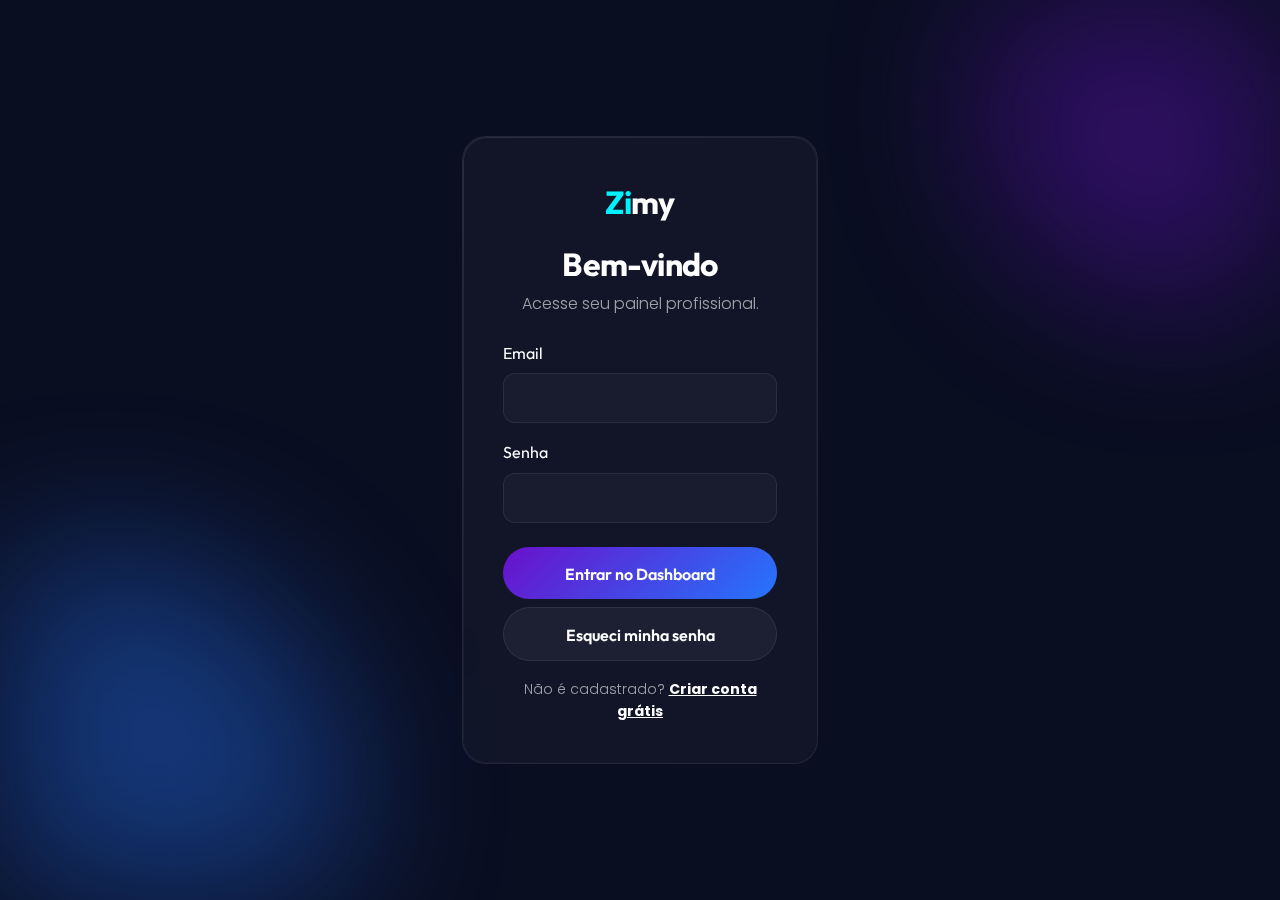
<file: dashboard.html>
<!DOCTYPE html>
<html lang="pt-br">

<head>
    <meta charset="UTF-8">
    <meta name="viewport" content="width=device-width, initial-scale=1.0">
    <title>Painel — Zimy</title>
    <link href="https://cdn.jsdelivr.net/npm/bootstrap@5.3.0/dist/css/bootstrap.min.css" rel="stylesheet">
    <link rel="stylesheet" href="https://cdnjs.cloudflare.com/ajax/libs/font-awesome/6.4.0/css/all.min.css">
    <link rel="stylesheet" href="style.css">
    <style>
        .stat-icon {
            width: 52px;
            height: 52px;
            border-radius: 14px;
            display: flex;
            align-items: center;
            justify-content: center;
            font-size: 1.3rem;
            flex-shrink: 0;
        }

        .stat-icon.purple {
            background: rgba(124, 58, 237, 0.2);
            color: #A78BFA;
        }

        .stat-icon.blue {
            background: rgba(37, 99, 235, 0.2);
            color: #60A5FA;
        }

        .stat-icon.green {
            background: rgba(52, 211, 153, 0.15);
            color: #34D399;
        }

        .stat-card {
            border: 1px solid var(--glass-border);
        }

        .stat-card:hover {
            transform: translateY(-6px);
        }

        .alert-dot {
            width: 10px;
            height: 10px;
            border-radius: 50%;
            flex-shrink: 0;
        }

        .chart-bar {
            border-radius: 6px 6px 0 0;
            transition: opacity 0.3s;
        }

        .chart-bar:hover {
            opacity: 0.8;
        }

        .table-dark {
            --bs-table-bg: transparent;
        }

        .table-hover>tbody>tr:hover>* {
            background-color: rgba(255, 255, 255, 0.05);
            color: #fff;
        }

        .badge-status {
            font-size: 0.72rem;
            font-weight: 500;
            padding: 4px 10px;
            border-radius: 20px;
        }

        .badge-online {
            background: rgba(52, 211, 153, 0.15);
            color: #34D399;
            border: 1px solid rgba(52, 211, 153, 0.3);
        }

        .badge-offline {
            background: rgba(107, 114, 128, 0.15);
            color: #9CA3AF;
            border: 1px solid rgba(107, 114, 128, 0.3);
        }
    </style>
</head>

<body>

    <!-- Background Decoration -->
    <div class="bg-blobs">
        <div class="blob blob-1"></div>
        <div class="blob blob-2"></div>
    </div>

    <!-- Sidebar -->
    <div class="sidebar">
        <div style="margin-bottom: 3rem;">
            <a href="dashboard.html" class="navbar-brand fs-3">
                <span style="color: var(--neon-blue);">Zi</span>my
            </a>
        </div>
        <nav class="d-flex flex-column gap-1">
            <a href="dashboard.html" class="sidebar-link active">
                <i class="fas fa-home"></i><span>Dashboard</span>
            </a>
            <a href="chat.html" class="sidebar-link">
                <i class="fas fa-comment-medical"></i><span>Chat</span>
            </a>
            <a href="#" class="sidebar-link">
                <i class="fas fa-users"></i><span>Pacientes</span>
            </a>
            <a href="#" class="sidebar-link">
                <i class="fas fa-chart-pie"></i><span>Relatórios</span>
            </a>
        </nav>
        <div style="margin-top: auto; padding-top: 2rem;">
            <a href="#" id="logoutBtn" class="sidebar-link" style="color: var(--soft-red);">
                <i class="fas fa-sign-out-alt"></i><span>Sair</span>
            </a>
        </div>
    </div>

    <!-- Main Content -->
    <main class="main-content">

        <!-- Header -->
        <div class="d-flex justify-content-between align-items-center mb-5">
            <div>
                <p class="mb-1"
                    style="font-size:0.85rem; letter-spacing: 0.05em; text-transform: uppercase; color: var(--neon-blue); font-family:'Poppins',sans-serif;">
                    Painel do Terapeuta</p>
                <h1 class="h3 mb-0">Olá, <span id="userName">Terapeuta</span> 👋</h1>
            </div>
            <div class="d-flex align-items-center gap-3">
                <div class="text-end d-none d-lg-block">
                    <div class="fw-semibold" id="userSpecialty" style="font-size:0.9rem;">Especialidade</div>
                    <div class="small" style="color: var(--text-dim);" id="userReg">CRP ---</div>
                </div>
                <div
                    style="width:48px;height:48px;border-radius:50%;background:linear-gradient(135deg,#7C3AED,#2563EB);display:flex;align-items:center;justify-content:center;font-size:1.3rem;">
                    🧑‍⚕️
                </div>
            </div>
        </div>

        <!-- Stat Cards -->
        <div class="row g-4 mb-5">
            <div class="col-sm-6 col-xl-4">
                <div class="glass-card stat-card">
                    <div class="d-flex gap-4 align-items-center">
                        <div class="stat-icon purple"><i class="fas fa-user-friends"></i></div>
                        <div>
                            <div class="h2 mb-0 fw-bold">24</div>
                            <div style="font-size:0.85rem; color:var(--text-dim);">Pacientes Ativos</div>
                        </div>
                        <div class="ms-auto text-success small fw-semibold">+12% <i class="fas fa-arrow-up"></i></div>
                    </div>
                </div>
            </div>
            <div class="col-sm-6 col-xl-4">
                <div class="glass-card stat-card">
                    <div class="d-flex gap-4 align-items-center">
                        <div class="stat-icon blue"><i class="fas fa-comments"></i></div>
                        <div>
                            <div class="h2 mb-0 fw-bold">156</div>
                            <div style="font-size:0.85rem; color:var(--text-dim);">Conversas / Mês</div>
                        </div>
                        <div class="ms-auto" style="font-size:0.8rem; color:#60A5FA;">8 novas</div>
                    </div>
                </div>
            </div>
            <div class="col-sm-6 col-xl-4">
                <div class="glass-card stat-card">
                    <div class="d-flex gap-4 align-items-center">
                        <div class="stat-icon green"><i class="fas fa-check-circle"></i></div>
                        <div>
                            <div class="h2 mb-0 fw-bold">88%</div>
                            <div style="font-size:0.85rem; color:var(--text-dim);">Engajamento</div>
                        </div>
                        <div class="ms-auto" style="font-size:0.8rem; color:var(--text-dim);">Meta: 90%</div>
                    </div>
                </div>
            </div>
        </div>

        <!-- Chart + Alerts Row -->
        <div class="row g-4 mb-5">
            <!-- Chart -->
            <div class="col-lg-8">
                <div class="glass-card h-100" style="padding: 2rem;">
                    <div class="d-flex justify-content-between align-items-center mb-4">
                        <h5 class="mb-0 fw-bold">Humor Médio do Grupo</h5>
                        <span style="font-size:0.8rem; color:var(--text-dim); font-family:'Poppins',sans-serif;">Últimos
                            7 dias</span>
                    </div>
                    <div
                        style="position:relative; height: 200px; display:flex; align-items:flex-end; gap:10px; padding:0 8px;">
                        <!-- Chart Bars -->
                        <div style="flex:1;display:flex;flex-direction:column;align-items:center;gap:6px;">
                            <div class="chart-bar" style="width:100%;height:40%;background:rgba(124,58,237,0.5);"></div>
                            <span style="font-size:0.7rem;color:var(--text-dim);">Seg</span>
                        </div>
                        <div style="flex:1;display:flex;flex-direction:column;align-items:center;gap:6px;">
                            <div class="chart-bar" style="width:100%;height:65%;background:rgba(124,58,237,0.6);"></div>
                            <span style="font-size:0.7rem;color:var(--text-dim);">Ter</span>
                        </div>
                        <div style="flex:1;display:flex;flex-direction:column;align-items:center;gap:6px;">
                            <div class="chart-bar" style="width:100%;height:80%;background:rgba(37,99,235,0.8);"></div>
                            <span style="font-size:0.7rem;color:var(--text-dim);">Qua</span>
                        </div>
                        <div style="flex:1;display:flex;flex-direction:column;align-items:center;gap:6px;">
                            <div class="chart-bar" style="width:100%;height:55%;background:rgba(124,58,237,0.5);"></div>
                            <span style="font-size:0.7rem;color:var(--text-dim);">Qui</span>
                        </div>
                        <div style="flex:1;display:flex;flex-direction:column;align-items:center;gap:6px;">
                            <div class="chart-bar" style="width:100%;height:90%;background:rgba(34,211,238,0.7);"></div>
                            <span style="font-size:0.7rem;color:var(--text-dim);">Sex</span>
                        </div>
                        <div style="flex:1;display:flex;flex-direction:column;align-items:center;gap:6px;">
                            <div class="chart-bar" style="width:100%;height:70%;background:rgba(37,99,235,0.6);"></div>
                            <span style="font-size:0.7rem;color:var(--text-dim);">Sab</span>
                        </div>
                        <div style="flex:1;display:flex;flex-direction:column;align-items:center;gap:6px;">
                            <div class="chart-bar" style="width:100%;height:85%;background:rgba(34,211,238,0.8);"></div>
                            <span style="font-size:0.7rem;color:var(--text-dim);">Dom</span>
                        </div>
                    </div>
                </div>
            </div>

            <!-- Alerts -->
            <div class="col-lg-4">
                <div class="glass-card h-100" style="padding: 2rem;">
                    <h5 class="mb-4 fw-bold">Alertas</h5>
                    <div class="d-flex flex-column gap-3">
                        <div class="d-flex align-items-center gap-3 p-3 rounded-3"
                            style="background:rgba(248,113,113,0.08); border:1px solid rgba(248,113,113,0.2);">
                            <div class="alert-dot" style="background:#F87171;"></div>
                            <div class="flex-grow-1">
                                <div class="fw-semibold" style="font-size:0.9rem;">Bruno Souza</div>
                                <div style="font-size:0.78rem; color:var(--text-dim);">Humor muito baixo hoje</div>
                            </div>
                            <a href="chat.html" class="text-white opacity-50"><i class="fas fa-chevron-right"></i></a>
                        </div>
                        <div class="d-flex align-items-center gap-3 p-3 rounded-3"
                            style="background:rgba(251,191,36,0.07); border:1px solid rgba(251,191,36,0.15);">
                            <div class="alert-dot" style="background:#FBBF24;"></div>
                            <div class="flex-grow-1">
                                <div class="fw-semibold" style="font-size:0.9rem;">Ana Silva</div>
                                <div style="font-size:0.78rem; color:var(--text-dim);">Missão concluída ✔</div>
                            </div>
                            <a href="chat.html" class="text-white opacity-50"><i class="fas fa-chevron-right"></i></a>
                        </div>
                        <div class="d-flex align-items-center gap-3 p-3 rounded-3"
                            style="background:rgba(52,211,153,0.07); border:1px solid rgba(52,211,153,0.15);">
                            <div class="alert-dot" style="background:#34D399;"></div>
                            <div class="flex-grow-1">
                                <div class="fw-semibold" style="font-size:0.9rem;">Carla Lins</div>
                                <div style="font-size:0.78rem; color:var(--text-dim);">Progresso constante 🔥</div>
                            </div>
                            <a href="chat.html" class="text-white opacity-50"><i class="fas fa-chevron-right"></i></a>
                        </div>
                    </div>
                </div>
            </div>
        </div>

        <!-- Patients Table -->
        <div class="glass-card" style="padding: 2rem;">
            <div class="d-flex justify-content-between align-items-center mb-4">
                <h5 class="mb-0 fw-bold">Pacientes Recentes</h5>
                <a href="chat.html" class="btn btn-zimy-outline btn-sm px-3">Ver todos</a>
            </div>
            <div class="table-responsive">
                <table class="table table-dark table-hover align-middle mb-0">
                    <thead>
                        <tr style="border-bottom:1px solid var(--glass-border);">
                            <th style="font-size:0.8rem;font-weight:500;color:var(--text-dim);padding-bottom:1rem;">
                                Paciente</th>
                            <th style="font-size:0.8rem;font-weight:500;color:var(--text-dim);padding-bottom:1rem;">
                                Status</th>
                            <th style="font-size:0.8rem;font-weight:500;color:var(--text-dim);padding-bottom:1rem;">
                                Especialidade</th>
                            <th style="font-size:0.8rem;font-weight:500;color:var(--text-dim);padding-bottom:1rem;">
                                Última Sessão</th>
                            <th style="font-size:0.8rem;font-weight:500;color:var(--text-dim);padding-bottom:1rem;">
                            </th>
                        </tr>
                    </thead>
                    <tbody id="patientsTableBody"></tbody>
                </table>
            </div>
        </div>
    </main>

    <script src="https://cdn.jsdelivr.net/npm/bootstrap@5.3.0/dist/js/bootstrap.bundle.min.js"></script>
    <script src="script.js"></script>
    <script>
        document.addEventListener('DOMContentLoaded', () => {
            const user = window.Zimy.db.getSession();
            if (user) {
                document.getElementById('userName').innerText = user.name;
                document.getElementById('userSpecialty').innerText = user.specialty;
                document.getElementById('userReg').innerText = user.regNumber;
            }
            renderPatientsTable();

            // Stagger card entrance
            document.querySelectorAll('.glass-card').forEach((card, i) => {
                card.style.opacity = '0';
                card.style.transform = 'translateY(20px)';
                setTimeout(() => {
                    card.style.transition = 'all 0.5s ease';
                    card.style.opacity = '1';
                    card.style.transform = 'translateY(0)';
                }, i * 80);
            });
        });

        function renderPatientsTable() {
            const patients = window.Zimy.db.load('patients');
            document.getElementById('patientsTableBody').innerHTML = patients.map(p => `
                <tr>
                    <td style="padding:1rem 0;">
                        <div class="d-flex align-items-center gap-3">
                            <span style="font-size:1.6rem;">${p.emoji}</span>
                            <span class="fw-semibold">${p.name}</span>
                        </div>
                    </td>
                    <td><span class="badge-status ${p.status === 'online' ? 'badge-online' : 'badge-offline'}">${p.status}</span></td>
                    <td style="color:var(--text-dim);font-size:0.88rem;">${p.specialty}</td>
                    <td style="color:var(--text-dim);font-size:0.88rem;">Ontem, 14:00</td>
                    <td><a href="chat.html" class="btn btn-zimy-outline btn-sm px-3 py-1">Abrir Chat</a></td>
                </tr>
            `).join('');
        }
    </script>
</body>

</html>
</file>
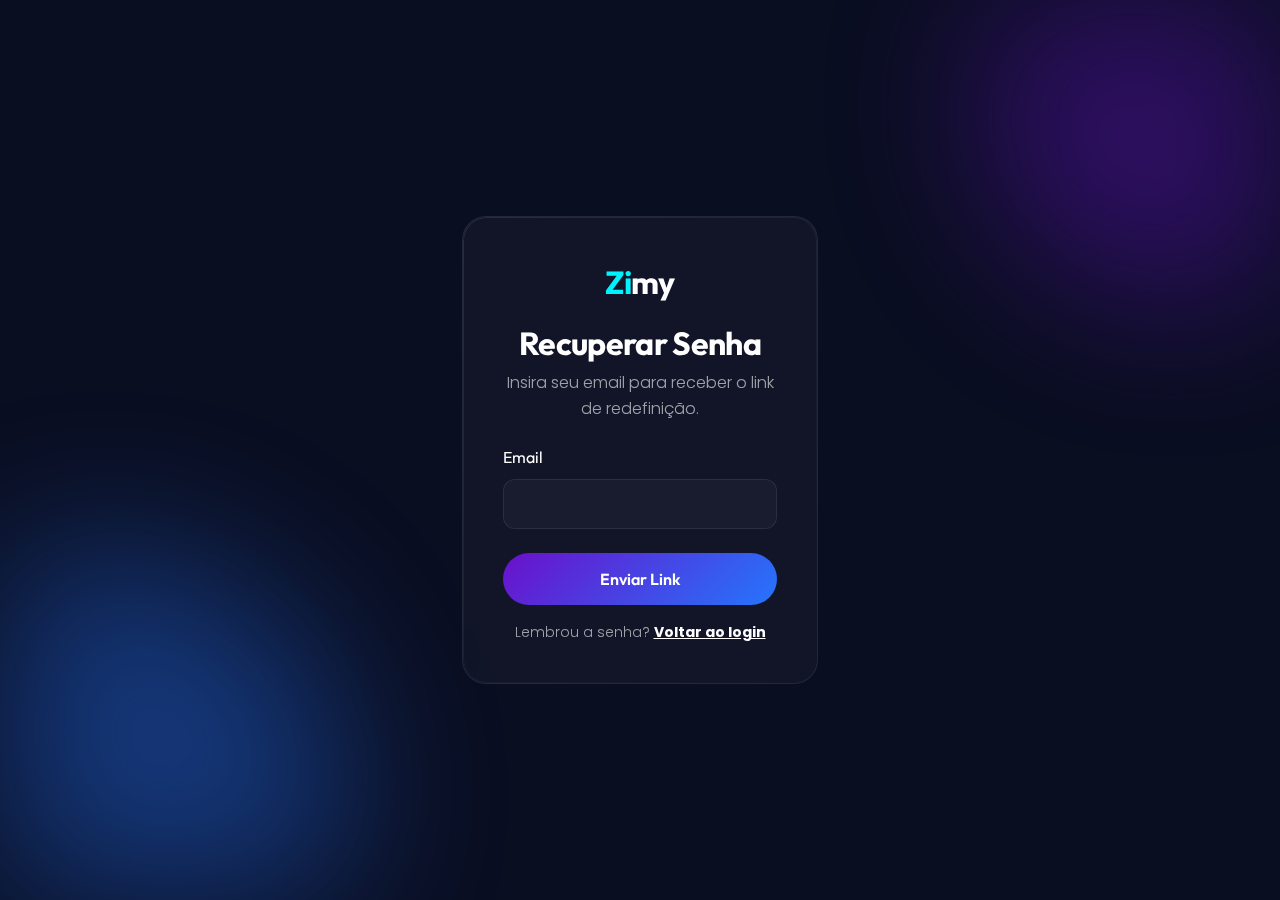
<file: forgot-password.html>
<!DOCTYPE html>
<html lang="pt-br">

<head>
    <meta charset="UTF-8">
    <meta name="viewport" content="width=device-width, initial-scale=1.0">
    <title>Esqueci a Senha — Zimy</title>
    <!-- Bootstrap 5 CSS -->
    <link href="https://cdn.jsdelivr.net/npm/bootstrap@5.3.0/dist/css/bootstrap.min.css" rel="stylesheet">
    <link rel="stylesheet" href="style.css">
</head>

<body class="d-flex align-items-center justify-content-center" style="min-height: 100vh;">

    <!-- Background Decoration -->
    <div class="bg-blobs">
        <div class="blob blob-1"></div>
        <div class="blob blob-2"></div>
    </div>

    <div class="container">
        <div class="row justify-content-center">
            <div class="col-md-6 col-lg-4">
                <div class="glass-card">
                    <div class="text-center mb-4">
                        <a href="index.html" class="navbar-brand fs-2">
                            <span style="color: var(--neon-blue);">Zi</span>my
                        </a>
                        <h2 class="mt-3">Recuperar Senha</h2>
                        <p>Insira seu email para receber o link de redefinição.</p>
                    </div>

                    <form id="forgotForm">
                        <div class="mb-4">
                            <label class="form-label text-white">Email</label>
                            <input type="email" class="form-control" id="email" required>
                        </div>

                        <div id="statusMsg" class="small mb-3 d-none text-center"></div>

                        <button type="submit" class="btn btn-zimy-primary w-100 mb-3" id="btnSubmit">Enviar
                            Link</button>
                    </form>

                    <p class="text-center small mb-0">
                        Lembrou a senha? <a href="login.html" class="text-white fw-bold">Voltar ao login</a>
                    </p>
                </div>
            </div>
        </div>
    </div>

    <script src="script.js"></script>
    <script src="firebase-config.js"></script>
    <script>
        document.getElementById('forgotForm').addEventListener('submit', async function (e) {
            e.preventDefault();
            const statusMsg = document.getElementById('statusMsg');
            const btnSubmit = document.getElementById('btnSubmit');
            const email = document.getElementById('email').value;

            statusMsg.classList.add('d-none');
            statusMsg.classList.remove('text-danger', 'text-success');
            btnSubmit.disabled = true;

            try {
                await window.zimyFirebase.auth.sendPasswordReset(email);
                statusMsg.innerText = "Email enviado com sucesso! Verifique sua caixa de entrada.";
                statusMsg.classList.add('text-success');
                statusMsg.classList.remove('d-none');
            } catch (error) {
                console.error("Reset error:", error);
                let message = "Erro ao enviar email.";
                if (error.message === "USER_NOT_FOUND") {
                    message = "Email não encontrado.";
                }
                statusMsg.innerText = message;
                statusMsg.classList.add('text-danger');
                statusMsg.classList.remove('d-none');
                btnSubmit.disabled = false;
            }
        });
    </script>
</body>

</html>
</file>
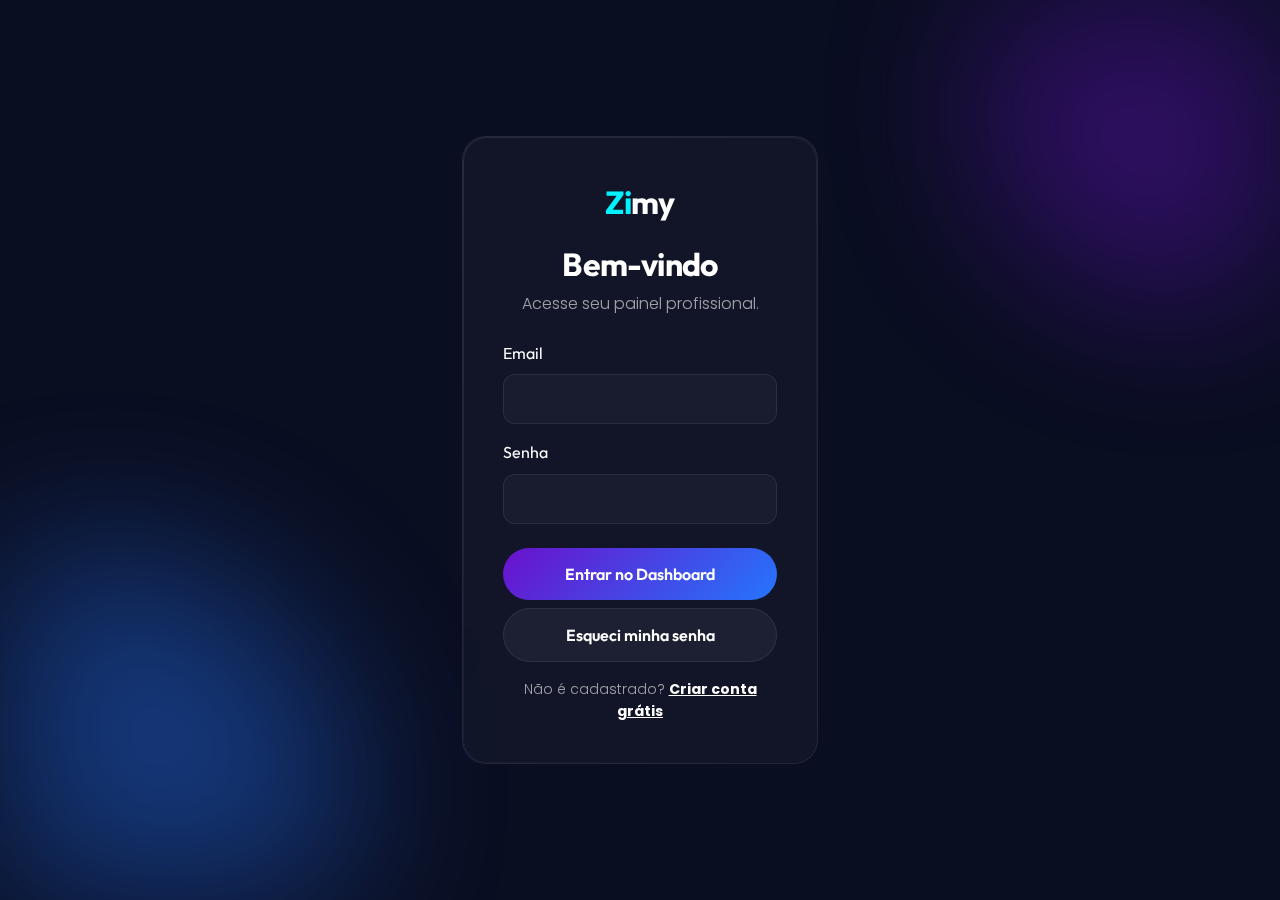
<file: login.html>
<!DOCTYPE html>
<html lang="pt-br">

<head>
    <meta charset="UTF-8">
    <meta name="viewport" content="width=device-width, initial-scale=1.0">
    <title>Login — Zimy Dashboard</title>
    <!-- Bootstrap 5 CSS -->
    <link href="https://cdn.jsdelivr.net/npm/bootstrap@5.3.0/dist/css/bootstrap.min.css" rel="stylesheet">
    <link rel="stylesheet" href="style.css">
</head>

<body class="d-flex align-items-center justify-content-center" style="min-height: 100vh;">

    <!-- Background Decoration -->
    <div class="bg-blobs">
        <div class="blob blob-1"></div>
        <div class="blob blob-2"></div>
    </div>

    <div class="container">
        <div class="row justify-content-center">
            <div class="col-md-6 col-lg-4">
                <div class="glass-card">
                    <div class="text-center mb-4">
                        <a href="index.html" class="navbar-brand fs-2">
                            <span style="color: var(--neon-blue);">Zi</span>my
                        </a>
                        <h2 class="mt-3">Bem-vindo</h2>
                        <p>Acesse seu painel profissional.</p>
                    </div>

                    <form id="loginForm">
                        <div class="mb-3">
                            <label class="form-label text-white">Email</label>
                            <input type="email" class="form-control" id="email" required>
                        </div>
                        <div class="mb-4">
                            <label class="form-label text-white">Senha</label>
                            <input type="password" class="form-control" id="password" required>
                        </div>

                        <div id="errorMsg" class="text-danger small mb-3 d-none text-center"></div>

                        <button type="submit" class="btn btn-zimy-primary w-100 mb-2">Entrar no Dashboard</button>
                        <a href="forgot-password.html" class="btn btn-zimy-outline w-100 mb-3">Esqueci minha senha</a>
                    </form>

                    <p class="text-center small mb-0">
                        Não é cadastrado? <a href="signup.html" class="text-white fw-bold">Criar conta grátis</a>
                    </p>
                </div>
            </div>
        </div>
    </div>

    <script src="script.js"></script>
    <script src="auth.js"></script>
    <script src="firebase-config.js"></script>
    <script>
        document.getElementById('loginForm').addEventListener('submit', async function (e) {
            e.preventDefault();
            const errorMsg = document.getElementById('errorMsg');
            errorMsg.classList.add('d-none');

            const email = document.getElementById('email').value;
            const password = document.getElementById('password').value;

            const result = await window.ZimyAuth.login(email, password);

            if (result.success) {
                window.location.href = 'dashboard.html';
            } else {
                errorMsg.innerText = result.message;
                errorMsg.classList.remove('d-none');
            }
        });
    </script>
</body>

</html>
</file>
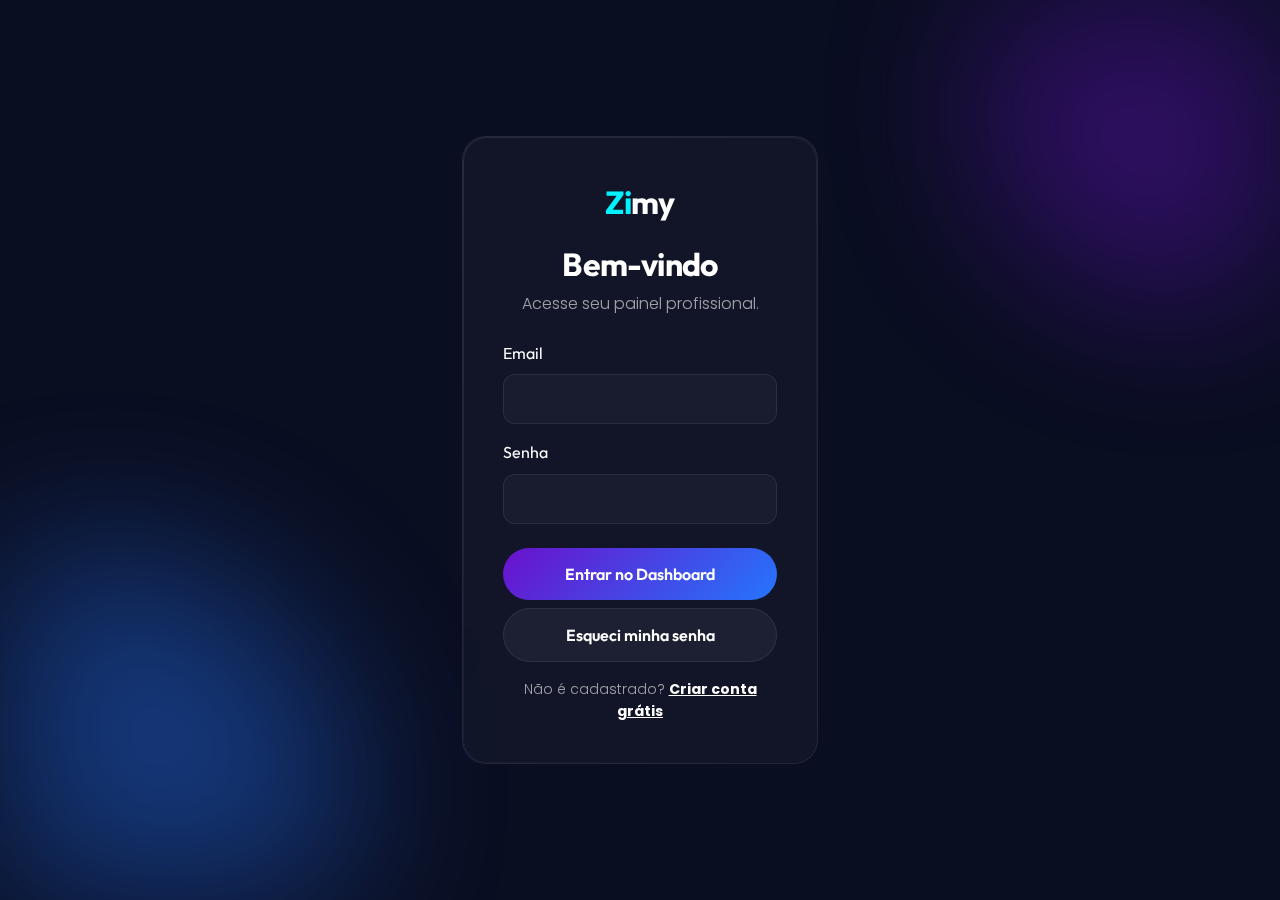
<file: patients.html>
<!DOCTYPE html>
<html lang="pt-br">

<head>
    <meta charset="UTF-8">
    <meta name="viewport" content="width=device-width, initial-scale=1.0">
    <title>Pacientes — Zimy</title>
    <link href="https://cdn.jsdelivr.net/npm/bootstrap@5.3.0/dist/css/bootstrap.min.css" rel="stylesheet">
    <link rel="stylesheet" href="https://cdnjs.cloudflare.com/ajax/libs/font-awesome/6.4.0/css/all.min.css">
    <link rel="stylesheet" href="style.css">
    <style>
        .badge-status {
            font-size: 0.72rem;
            font-weight: 500;
            padding: 4px 10px;
            border-radius: 20px;
        }

        .badge-online {
            background: rgba(52, 211, 153, 0.15);
            color: #34D399;
            border: 1px solid rgba(52, 211, 153, 0.3);
        }

        .badge-offline {
            background: rgba(107, 114, 128, 0.15);
            color: #9CA3AF;
            border: 1px solid rgba(107, 114, 128, 0.3);
        }

        .search-input {
            background: rgba(255, 255, 255, 0.05);
            border: 1px solid var(--glass-border);
            border-radius: 12px;
            padding: 0.75rem 1.25rem;
            color: #fff;
            width: 100%;
            max-width: 400px;
        }

        .search-input:focus {
            outline: none;
            border-color: var(--neon-blue);
            background: rgba(255, 255, 255, 0.08);
        }
    </style>
</head>

<body>
    <!-- Background Decoration -->
    <div class="bg-blobs">
        <div class="blob blob-1"></div>
        <div class="blob blob-2"></div>
    </div>

    <!-- Sidebar -->
    <div class="sidebar">
        <div style="margin-bottom: 3rem;">
            <a href="dashboard.html" class="navbar-brand fs-3">
                <span style="color: var(--neon-blue);">Zi</span>my
            </a>
        </div>
        <nav class="d-flex flex-column gap-1">
            <a href="dashboard.html" class="sidebar-link">
                <i class="fas fa-home"></i><span>Dashboard</span>
            </a>
            <a href="chat.html" class="sidebar-link">
                <i class="fas fa-comment-medical"></i><span>Chat</span>
            </a>
            <a href="patients.html" class="sidebar-link active">
                <i class="fas fa-users"></i><span>Pacientes</span>
            </a>
            <a href="relatorios.html" class="sidebar-link">
                <i class="fas fa-chart-pie"></i><span>Relatórios</span>
            </a>
            <a href="profile.html" class="sidebar-link">
                <i class="fas fa-user-circle"></i><span>Meu Perfil</span>
            </a>
        </nav>
        <div style="margin-top: auto; padding-top: 2rem;">
            <a href="#" id="logoutBtn" class="sidebar-link" style="color: var(--soft-red);">
                <i class="fas fa-sign-out-alt"></i><span>Sair</span>
            </a>
        </div>
    </div>

    <!-- Main Content -->
    <main class="main-content">
        <!-- Header -->
        <div class="d-flex justify-content-between align-items-center mb-5">
            <div>
                <h1 class="h3 mb-1">Meus Pacientes</h1>
                <p class="text-dim small mb-0">Gerencie todos os seus pacientes em um só lugar.</p>
            </div>
            <div class="d-flex align-items-center gap-3">
                <div class="text-end d-none d-lg-block">
                    <div class="fw-semibold" id="userNameTop" style="font-size:0.9rem;"></div>
                    <div class="small" style="color: var(--text-dim);" id="userEmailTop"></div>
                </div>
                <a href="profile.html" id="userPhoto"
                    style="width:48px;height:48px;border-radius:50%;background:linear-gradient(135deg,#7C3AED,#2563EB);display:flex;align-items:center;justify-content:center;font-size:1.3rem;overflow:hidden;cursor:pointer;text-decoration:none;">
                    🧑‍⚕️
                </a>
            </div>
        </div>

        <!-- Filters and List -->
        <div class="glass-card" style="padding: 2rem;">
            <div class="d-flex flex-wrap justify-content-between align-items-center gap-3 mb-4">
                <input type="text" class="search-input" id="searchPatients" placeholder="🔍  Buscar por nome...">
                <div class="d-flex gap-2">
                    <button class="btn btn-zimy-outline btn-sm px-3"><i class="fas fa-filter me-2"></i>Filtrar</button>
                </div>
            </div>

            <div class="table-responsive">
                <table class="table table-dark table-hover align-middle mb-0">
                    <thead>
                        <tr style="border-bottom:1px solid var(--glass-border);">
                            <th style="font-size:0.8rem;font-weight:500;color:var(--text-dim);padding-bottom:1rem;">
                                Paciente</th>
                            <th style="font-size:0.8rem;font-weight:500;color:var(--text-dim);padding-bottom:1rem;">
                                Status</th>
                            <th style="font-size:0.8rem;font-weight:500;color:var(--text-dim);padding-bottom:1rem;">
                                Última Atividade</th>
                            <th style="font-size:0.8rem;font-weight:500;color:var(--text-dim);padding-bottom:1rem;">
                                Progresso</th>
                            <th style="font-size:0.8rem;font-weight:500;color:var(--text-dim);padding-bottom:1rem;">
                            </th>
                        </tr>
                    </thead>
                    <tbody id="patientsFullTableBody">
                        <tr>
                            <td colspan="5" class="text-center py-5 opacity-50">
                                <div class="spinner-border spinner-border-sm text-info me-2"></div>
                                Carregando pacientes...
                            </td>
                        </tr>
                    </tbody>
                </table>
            </div>
        </div>
    </main>

    <script src="https://cdn.jsdelivr.net/npm/bootstrap@5.3.0/dist/js/bootstrap.bundle.min.js"></script>
    <script src="firebase-config.js"></script>
    <script src="script.js"></script>
    <script>
        document.addEventListener('DOMContentLoaded', () => {
            const user = window.Zimy.db.getSession();
            if (user) {
                document.getElementById('userNameTop').innerText = user.name || '';
                document.getElementById('userEmailTop').innerText = user.email || '';
                if (user.photoURL) {
                    document.getElementById('userPhoto').innerHTML = `<img src="${user.photoURL}" style="width:100%; height:100%; object-fit:cover;">`;
                }
            }
            fetchAllPatients();

            // Search filtering
            document.getElementById('searchPatients').addEventListener('input', function () {
                const q = this.value.toLowerCase();
                document.querySelectorAll('#patientsFullTableBody tr').forEach(row => {
                    if (row.dataset.name) {
                        row.style.display = row.dataset.name.includes(q) ? '' : 'none';
                    }
                });
            });
        });

        async function fetchAllPatients() {
            const user = window.Zimy.db.getSession();
            if (!user) return;

            try {
                const { query } = window.zimyFirebase;
                const chats = await query("chats", [
                    { field: "participantIds", op: "ARRAY_CONTAINS", value: user.uid }
                ]);

                const container = document.getElementById('patientsFullTableBody');

                if (chats.length === 0) {
                    container.innerHTML = `
                        <tr>
                            <td colspan="5" class="text-center py-5 opacity-50">
                                <i class="fas fa-user-slash fs-2 mb-3 d-block"></i>
                                <span>Ainda não há pacientes com conversas ativas.</span>
                            </td>
                        </tr>
                    `;
                    return;
                }

                container.innerHTML = chats.map(chat => {
                    const data = chat.data();
                    const patName = data.patientName || 'Paciente';
                    const lastDate = data.lastMessageAt ? new Date(data.lastMessageAt).toLocaleDateString() : '---';

                    return `
                        <tr data-name="${patName.toLowerCase()}">
                            <td style="padding:1.2rem 0;">
                                <div class="d-flex align-items-center gap-3">
                                    <div style="width:40px;height:40px;border-radius:12px;background:rgba(124,58,237,0.15);display:flex;align-items:center;justify-content:center;font-weight:bold;color:#A78BFA;">
                                        ${patName.charAt(0)}
                                    </div>
                                    <div>
                                        <div class="fw-semibold">${patName}</div>
                                        <div class="small text-dim">ID: ${chat.id.replace(user.uid, '').replace('_', '')}</div>
                                    </div>
                                </div>
                            </td>
                            <td><span class="badge-status badge-online">online</span></td>
                            <td style="color:var(--text-dim);font-size:0.9rem;">${lastDate}</td>
                            <td>
                                <div class="progress" style="height: 6px; width: 100px; background: rgba(255,255,255,0.05); border-radius:10px;">
                                    <div class="progress-bar" style="width: 65%; background: var(--neon-blue); border-radius:10px;"></div>
                                </div>
                            </td>
                            <td class="text-end">
                                <a href="chat.html?chatId=${chat.id}" class="btn btn-zimy-primary btn-sm px-3">Abrir Chat</a>
                            </td>
                        </tr>
                    `;
                }).join('');
            } catch (error) {
                console.error("Error fetching all patients:", error);
                document.getElementById('patientsFullTableBody').innerHTML = `<tr><td colspan="5" class="text-center py-4 text-danger">Erro ao carregar lista.</td></tr>`;
            }
        }
    </script>
</body>

</html>
</file>
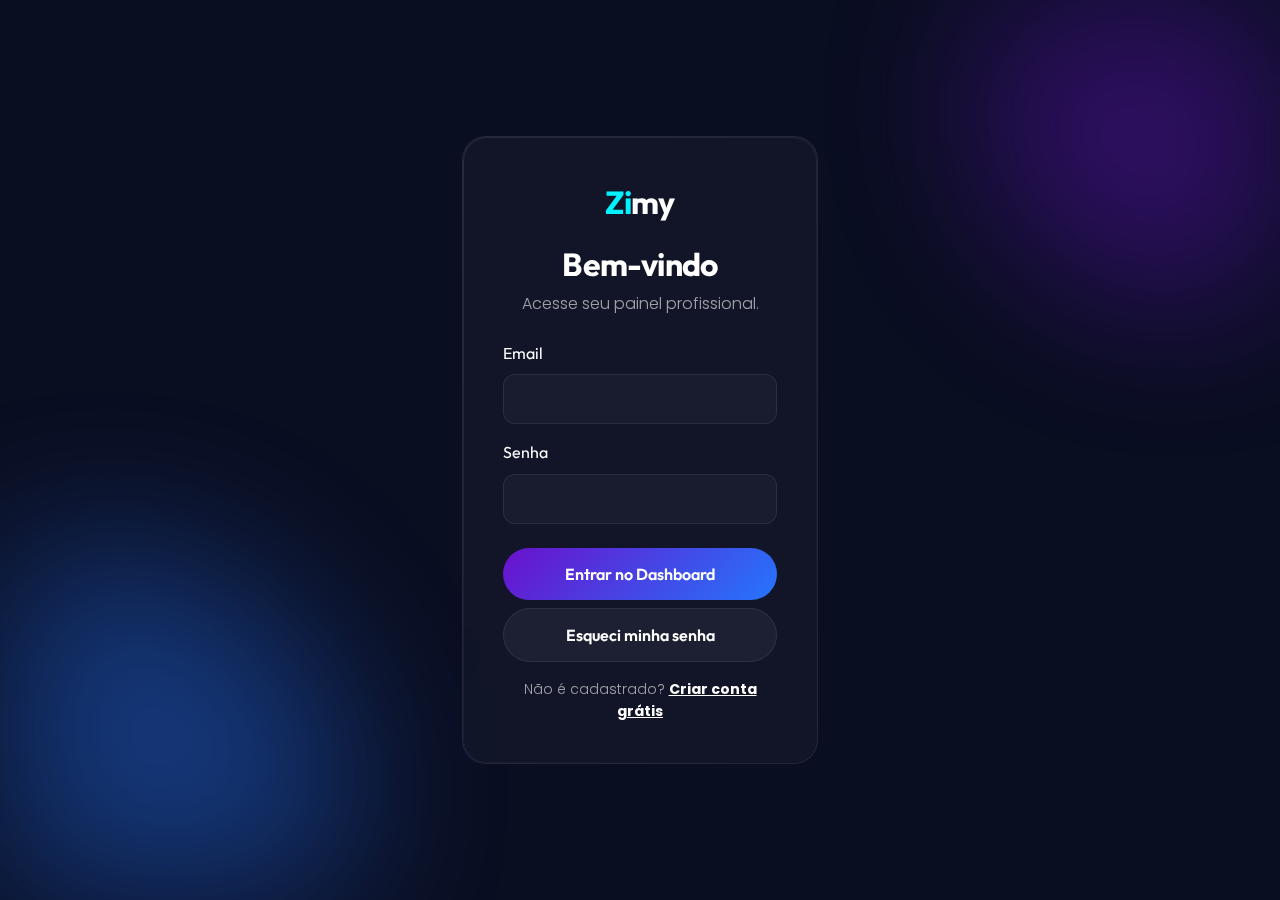
<file: profile.html>
<!DOCTYPE html>
<html lang="pt-br">

<head>
    <meta charset="UTF-8">
    <meta name="viewport" content="width=device-width, initial-scale=1.0">
    <title>Perfil — Zimy</title>
    <link href="https://cdn.jsdelivr.net/npm/bootstrap@5.3.0/dist/css/bootstrap.min.css" rel="stylesheet">
    <link rel="stylesheet" href="https://cdnjs.cloudflare.com/ajax/libs/font-awesome/6.4.0/css/all.min.css">
    <link rel="stylesheet" href="style.css">
    <style>
        .profile-header {
            display: flex;
            align-items: center;
            gap: 2rem;
            margin-bottom: 3rem;
        }

        .profile-img-container {
            width: 120px;
            height: 120px;
            border-radius: 50%;
            background: linear-gradient(135deg, #7C3AED, #2563EB);
            display: flex;
            align-items: center;
            justify-content: center;
            font-size: 3rem;
            overflow: hidden;
            border: 3px solid var(--neon-blue);
            box-shadow: 0 0 20px rgba(34, 211, 238, 0.3);
            flex-shrink: 0;
        }

        .info-group {
            margin-bottom: 2rem;
        }

        .info-label {
            font-size: 0.75rem;
            text-transform: uppercase;
            letter-spacing: 0.1em;
            color: var(--neon-blue);
            margin-bottom: 0.5rem;
            font-family: 'Poppins', sans-serif;
        }

        .info-value {
            font-size: 1.1rem;
            color: #F9FAFB;
            font-weight: 500;
        }

        .tag-container {
            display: flex;
            flex-wrap: wrap;
            gap: 10px;
            margin-top: 0.5rem;
        }

        .profile-tag {
            background: rgba(255, 255, 255, 0.08);
            border: 1px solid var(--glass-border);
            padding: 4px 12px;
            border-radius: 20px;
            font-size: 0.85rem;
            color: var(--text-dim);
        }
    </style>
</head>

<body>

    <!-- Background Decoration -->
    <div class="bg-blobs">
        <div class="blob blob-1"></div>
        <div class="blob blob-2"></div>
    </div>

    <!-- Sidebar -->
    <div class="sidebar">
        <div style="margin-bottom: 3rem;">
            <a href="dashboard.html" class="navbar-brand fs-3">
                <span style="color: var(--neon-blue);">Zi</span>my
            </a>
        </div>
        <nav class="d-flex flex-column gap-1">
            <a href="dashboard.html" class="sidebar-link">
                <i class="fas fa-home"></i><span>Dashboard</span>
            </a>
            <a href="chat.html" class="sidebar-link">
                <i class="fas fa-comment-medical"></i><span>Chat</span>
            </a>
            <a href="patients.html" class="sidebar-link">
                <i class="fas fa-users"></i><span>Pacientes</span>
            </a>
            <a href="relatorios.html" class="sidebar-link">
                <i class="fas fa-chart-pie"></i><span>Relatórios</span>
            </a>
            <a href="profile.html" class="sidebar-link active">
                <i class="fas fa-user-circle"></i><span>Meu-Perfil</span>
            </a>
        </nav>
        <div style="margin-top: auto; padding-top: 2rem;">
            <a href="#" id="logoutBtn" class="sidebar-link" style="color: var(--soft-red);">
                <i class="fas fa-sign-out-alt"></i><span>Sair</span>
            </a>
        </div>
    </div>

    <!-- Main Content -->
    <main class="main-content">
        <div class="container-fluid" style="max-width: 900px; margin: 0;">

            <div class="profile-header">
                <div class="profile-img-container" id="profileImage">
                    🧑‍⚕️
                </div>
                <div>
                    <h1 class="h2 mb-1" id="profileName">Carregando...</h1>
                    <p class="mb-0 opacity-75" id="profileLocation">Localização</p>
                </div>
            </div>

            <div class="row g-4">
                <div class="col-md-8">
                    <div class="glass-card mb-4" style="padding: 2rem;">
                        <h5 class="mb-4 fw-bold"><i class="fas fa-info-circle me-2"
                                style="color: var(--neon-blue);"></i>Informações Profissionais</h5>

                        <div class="row">
                            <div class="col-sm-6 info-group">
                                <div class="info-label">Especialidade</div>
                                <div class="info-value" id="profileSpecialty">---</div>
                            </div>
                            <div class="col-sm-6 info-group">
                                <div class="info-label">Nº de Registro</div>
                                <div class="info-value" id="profileRegNumber">---</div>
                            </div>
                        </div>

                        <div class="info-group">
                            <div class="info-label">Idiomas</div>
                            <div class="tag-container" id="profileLanguages"></div>
                        </div>

                        <div class="info-group">
                            <div class="info-label">Disponibilidade</div>
                            <div class="tag-container" id="profileAvailability"></div>
                        </div>

                        <div class="info-group">
                            <div class="info-label">Preço da Sessão</div>
                            <div class="info-value" id="profilePrice">---</div>
                        </div>
                    </div>

                    <div class="glass-card" style="padding: 2rem;">
                        <h5 class="mb-4 fw-bold"><i class="fas fa-align-left me-2"
                                style="color: var(--neon-blue);"></i>Biografias</h5>

                        <div class="info-group">
                            <div class="info-label">Português</div>
                            <p class="info-value" style="font-size: 0.95rem; line-height: 1.6;" id="profileBioPt">---
                            </p>
                        </div>

                        <div class="info-group mb-0">
                            <div class="info-label">English</div>
                            <p class="info-value" style="font-size: 0.95rem; line-height: 1.6;" id="profileBioEn">---
                            </p>
                        </div>
                    </div>
                </div>

                <div class="col-md-4">
                    <div class="glass-card" style="padding: 2rem;">
                        <h5 class="mb-4 fw-bold"><i class="fas fa-envelope me-2"
                                style="color: var(--neon-blue);"></i>Contato</h5>

                        <div class="info-group">
                            <div class="info-label">Email</div>
                            <div class="info-value" style="font-size: 0.95rem; word-break: break-all;"
                                id="profileEmail">---</div>
                        </div>

                        <div class="info-group mb-0">
                            <div class="info-label">Telefone</div>
                            <div class="info-value" id="profilePhone">---</div>
                        </div>
                    </div>
                </div>
            </div>

        </div>
    </main>

    <script src="script.js"></script>
    <script>
        document.addEventListener('DOMContentLoaded', () => {
            const user = window.Zimy.db.getSession();
            if (!user) {
                window.location.href = 'login.html';
                return;
            }

            // Populate Profile Data
            document.getElementById('profileName').innerText = user.name || '---';
            document.getElementById('profileEmail').innerText = user.email || '---';
            document.getElementById('profilePhone').innerText = user.phone || '---';
            document.getElementById('profileLocation').innerText = `${user.city || '---'}, ${user.country || '---'}`;
            document.getElementById('profileRegNumber').innerText = user.regNumber || '---';
            document.getElementById('profilePrice').innerText = `${user.currency || '$'} ${user.sessionPrice || '---'}`;
            document.getElementById('profileBioPt').innerText = user.bio?.pt || '---';
            document.getElementById('profileBioEn').innerText = user.bio?.en || '---';

            // Photo / Initials fallback
            if (user.photoURL) {
                document.getElementById('profileImage').innerHTML = `<img src="${user.photoURL}" style="width:100%; height:100%; object-fit:cover;">`;
            } else if (user.initials) {
                document.getElementById('profileImage').innerText = user.initials;
            }

            // Specialties
            const specialtyContainer = document.getElementById('profileSpecialty');
            if (Array.isArray(user.specialties)) {
                specialtyContainer.innerText = user.specialties.join(', ');
            }

            // Languages
            const langContainer = document.getElementById('profileLanguages');
            if (Array.isArray(user.languages)) {
                langContainer.innerHTML = user.languages.map(l => `<span class="profile-tag">${l}</span>`).join('');
            }

            // Availability
            const availContainer = document.getElementById('profileAvailability');
            const items = [];
            if (user.availability?.online) items.push('Online');
            if (user.availability?.presential) items.push('Presencial');
            availContainer.innerHTML = items.map(i => `<span class="profile-tag" style="border-color:rgba(52,211,153,0.3); color:#34D399;">${i}</span>`).join('');
        });
    </script>
</body>

</html>
</file>
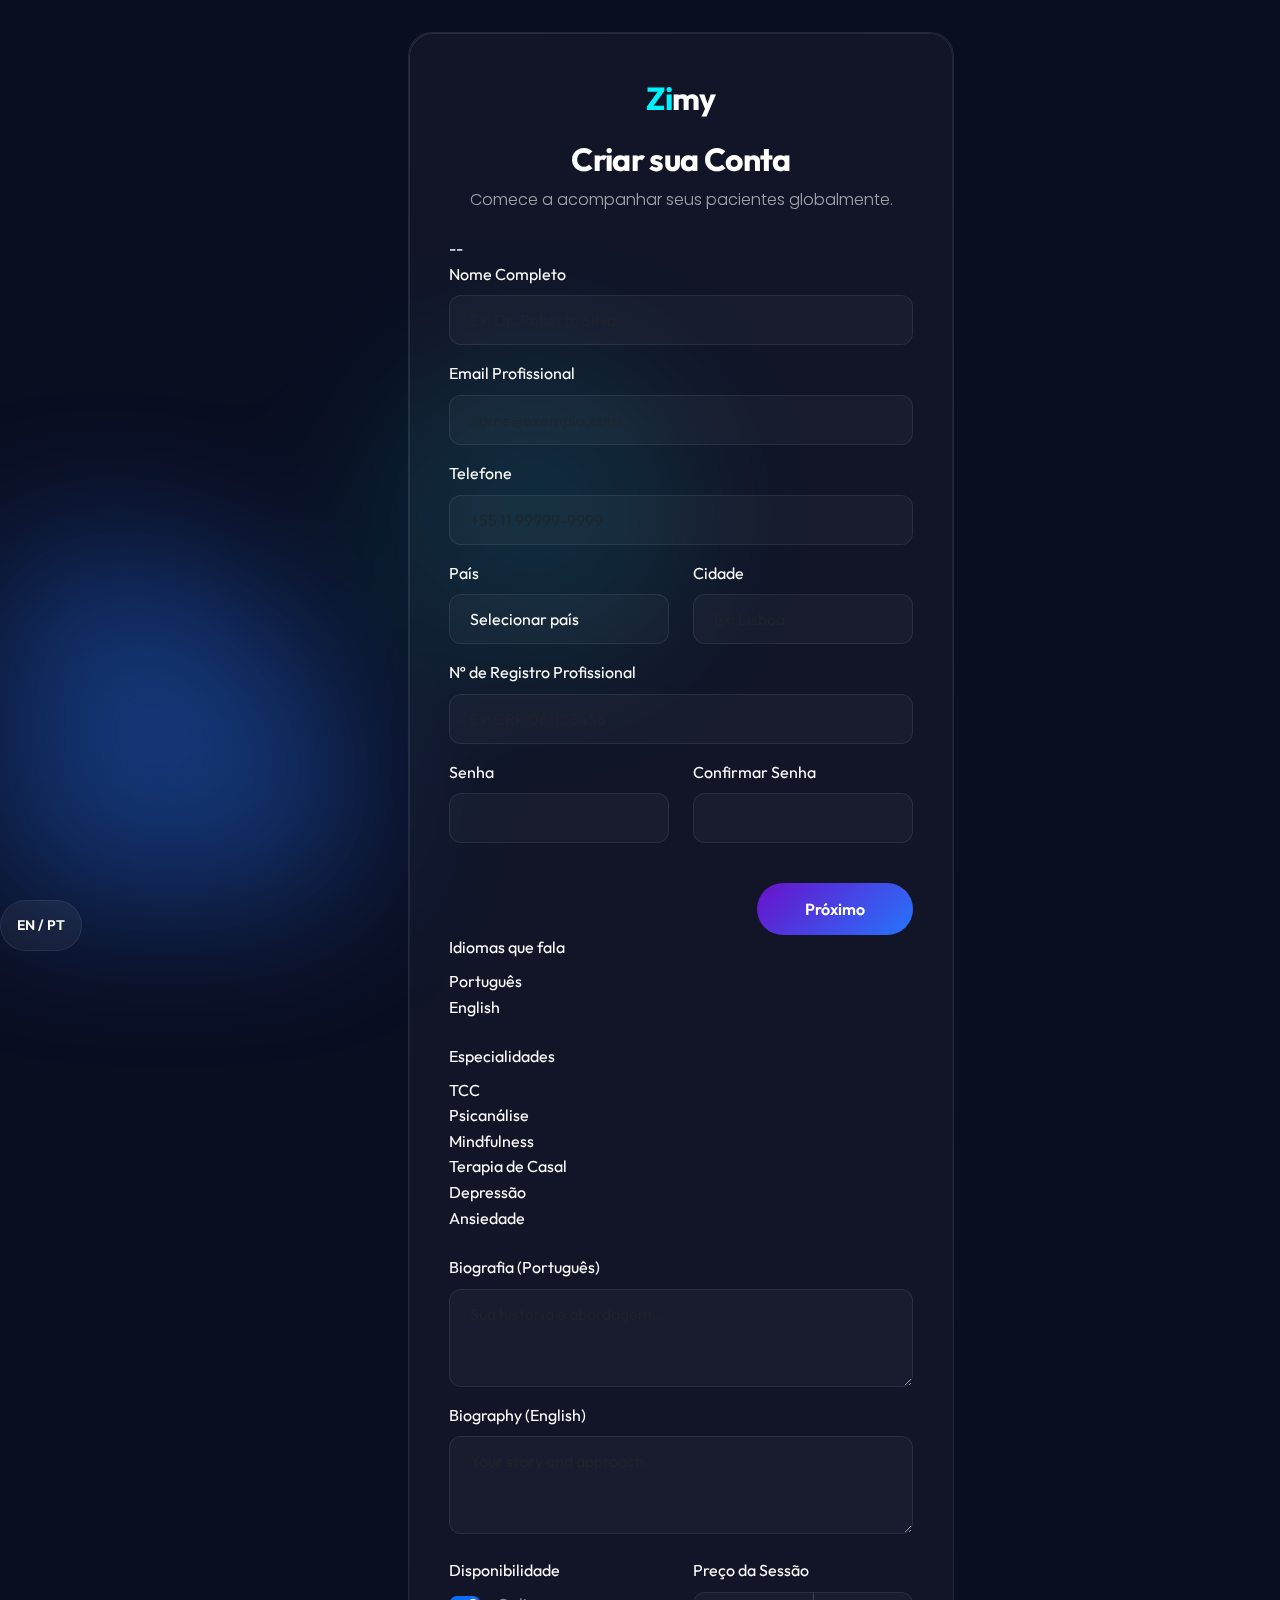
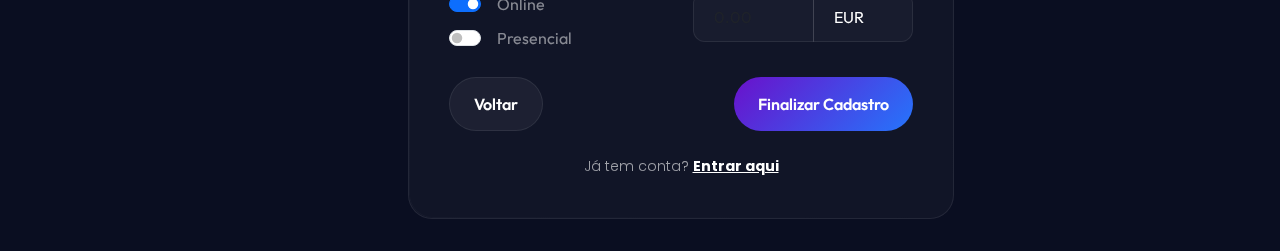
<file: signup.html>
<!DOCTYPE html>
<html lang="pt-br">

<head>
    <meta charset="UTF-8">
    <meta name="viewport" content="width=device-width, initial-scale=1.0">
    <title id="pageTitle">Cadastro — Zimy para Terapeutas</title>
    <!-- Bootstrap 5 CSS -->
    <link href="https://cdn.jsdelivr.net/npm/bootstrap@5.3.0/dist/css/bootstrap.min.css" rel="stylesheet">
    <link rel="stylesheet" href="https://cdnjs.cloudflare.com/ajax/libs/font-awesome/6.4.0/css/all.min.css">
    <link rel="stylesheet" href="style.css">
</head>

<body class="d-flex align-items-center justify-content-center" style="min-height: 100vh; padding: 2rem 0;">

    <!-- Language Switcher -->
    <div class="lang-switcher-fixed">
        <button class="btn btn-zimy-outline btn-sm px-3" id="langToggle">EN / PT</button>
    </div>

    <!-- Background Decoration -->
    <div class="bg-blobs">
        <div class="blob blob-2"></div>
        <div class="blob blob-3"></div>
    </div>

    <div class="container">
        <div class="row justify-content-center">
            <div class="col-md-8 col-lg-6">
                <div class="glass-card">
                    <div class="text-center mb-4">
                        <a href="index.html" class="navbar-brand fs-2">
                            <span style="color: var(--neon-blue);">Zi</span>my
                        </a>
                        <h2 class="mt-3" id="titleMain">Criar sua Conta</h2>
                        <p id="subtitleMain">Comece a acompanhar seus pacientes globalmente.</p>
                    </div>

                    <!-- Step Indicator -->
                    <div class="step-indicator">
                        <div class="step-dot active" id="dot1"></div>
                        <div class="step-dot" id="dot2"></div>
                    </div>

                    <form id="signupForm">
                        <!-- STEP 1: Personal Info -->
                        <div class="form-step active" id="step1">
                            <div class="profile-upload-container">
                                <div class="profile-preview initials-only" id="initialsContainer">
                                    <span id="initialsDisplay">--</span>
                                </div>
                            </div>

                            <div class="mb-3">
                                <label class="form-label text-white" id="lblFullName">Nome Completo</label>
                                <input type="text" class="form-control" id="fullName"
                                    placeholder="Ex: Dr. Roberto Silva" required>
                            </div>

                            <div class="mb-3">
                                <label class="form-label text-white" id="lblEmail">Email Profissional</label>
                                <input type="email" class="form-control" id="email" placeholder="nome@exemplo.com"
                                    required>
                            </div>

                            <div class="mb-3">
                                <label class="form-label text-white" id="lblPhone">Telefone</label>
                                <input type="tel" class="form-control" id="phone" placeholder="+55 11 99999-9999"
                                    required>
                            </div>

                            <div class="row">
                                <div class="col-md-6 mb-3">
                                    <label class="form-label text-white" id="lblCountry">País</label>
                                    <select class="form-control" id="country" required>
                                        <option value="" id="optSelectCountry">Selecionar país</option>
                                        <option value="PT">Portugal</option>
                                        <option value="BR">Brasil</option>
                                        <option value="US">Estados Unidos</option>
                                        <option value="AO">Angola</option>
                                        <option value="MZ">Moçambique</option>
                                        <option value="GB">Reino Unido</option>
                                    </select>
                                </div>
                                <div class="col-md-6 mb-3">
                                    <label class="form-label text-white" id="lblCity">Cidade</label>
                                    <input type="text" class="form-control" id="city" placeholder="Ex: Lisboa" required>
                                </div>
                                <div class="col-md-12 mb-3">
                                    <label class="form-label text-white" id="lblRegNumber">Nº de Registro
                                        Profissional</label>
                                    <input type="text" class="form-control" id="regNumber"
                                        placeholder="Ex: CRP 06/123456" required>
                                </div>
                            </div>

                            <div class="row">
                                <div class="col-md-6 mb-3">
                                    <label class="form-label text-white" id="lblPassword">Senha</label>
                                    <input type="password" class="form-control" id="password" required>
                                </div>
                                <div class="col-md-6 mb-3">
                                    <label class="form-label text-white" id="lblConfirmPassword">Confirmar Senha</label>
                                    <input type="password" class="form-control" id="confirmPassword" required>
                                </div>
                            </div>

                            <div class="text-end mt-4">
                                <button type="button" class="btn btn-zimy-primary px-5" id="btnNext">Próximo</button>
                            </div>
                        </div>

                        <!-- STEP 2: Professional Profile -->
                        <div class="form-step" id="step2">
                            <div class="mb-4">
                                <label class="form-label text-white" id="lblLanguages">Idiomas que fala</label>
                                <div class="chips-container" id="langChips">
                                    <div class="chip" data-value="pt">Português</div>
                                    <div class="chip" data-value="en">English</div>
                                </div>
                            </div>

                            <div class="mb-4">
                                <label class="form-label text-white" id="lblSpecialties">Especialidades</label>
                                <div class="chips-container" id="specialtyChips">
                                    <div class="chip" data-value="TCC">TCC</div>
                                    <div class="chip" data-value="Psicanálise">Psicanálise</div>
                                    <div class="chip" data-value="Mindfulness">Mindfulness</div>
                                    <div class="chip" data-value="Terapia de Casal">Terapia de Casal</div>
                                    <div class="chip" data-value="Depressão">Depressão</div>
                                    <div class="chip" data-value="Ansiedade">Ansiedade</div>
                                </div>
                            </div>

                            <div class="mb-3">
                                <label class="form-label text-white" id="lblBioPt">Biografia (Português)</label>
                                <textarea class="form-control" id="bioPt" rows="3"
                                    placeholder="Sua história e abordagem..."></textarea>
                            </div>

                            <div class="mb-4">
                                <label class="form-label text-white" id="lblBioEn">Biography (English)</label>
                                <textarea class="form-control" id="bioEn" rows="3"
                                    placeholder="Your story and approach..."></textarea>
                            </div>

                            <div class="row mb-4">
                                <div class="col-md-6">
                                    <label class="form-label text-white mb-2"
                                        id="lblAvailability">Disponibilidade</label>
                                    <div class="form-check form-switch mb-2">
                                        <input class="form-check-input" type="checkbox" id="onlineAvailable" checked>
                                        <label class="form-check-label text-white-50 ms-2" for="onlineAvailable"
                                            id="lblOnline">Online</label>
                                    </div>
                                    <div class="form-check form-switch">
                                        <input class="form-check-input" type="checkbox" id="presentialAvailable">
                                        <label class="form-check-label text-white-50 ms-2" for="presentialAvailable"
                                            id="lblPresential">Presencial</label>
                                    </div>
                                </div>
                                <div class="col-md-6">
                                    <label class="form-label text-white" id="lblPrice">Preço da Sessão</label>
                                    <div class="input-group">
                                        <input type="number" class="form-control" id="sessionPrice" placeholder="0.00">
                                        <select class="form-control" id="currency"
                                            style="max-width: 100px; border-top-left-radius: 0; border-bottom-left-radius: 0;">
                                            <option value="EUR">EUR</option>
                                            <option value="USD">USD</option>
                                            <option value="BRL">BRL</option>
                                        </select>
                                    </div>
                                </div>
                            </div>

                            <div id="errorMsg" class="text-danger small mb-3 d-none"></div>

                            <div class="d-flex justify-content-between mt-4">
                                <button type="button" class="btn btn-zimy-outline px-4" id="btnBack">Voltar</button>
                                <button type="submit" class="btn btn-zimy-primary px-4" id="btnSubmit">Finalizar
                                    Cadastro</button>
                            </div>
                        </div>
                    </form>

                    <p class="text-center small mb-0 mt-4">
                        <span id="txtHasAccount">Já tem conta?</span> <a href="login.html" class="text-white fw-bold"
                            id="linkLogin">Entrar aqui</a>
                    </p>
                </div>
            </div>
        </div>
    </div>

    <script src="script.js"></script>
    <script src="auth.js"></script>
    <script src="firebase-config.js"></script>
    <script src="therapist-register.js"></script>
</body>

</html>
</file>
<file: style.css>
@import url('https://fonts.googleapis.com/css2?family=Outfit:wght@300;400;500;600;700&family=Poppins:wght@300;400;500;600&display=swap');

:root {
    --bg-main: #0A0E21;
    --bg-darker: #060918;
    --primary-gradient: linear-gradient(135deg, #6A11CB 0%, #2575FC 100%);
    --accent-gradient: linear-gradient(to right, #00F2FE, #4facfe);
    --neon-blue: #00F2FE;
    --neon-green: #00FF87;
    --soft-red: #FF4B2B;
    --glass-bg: rgba(255, 255, 255, 0.03);
    --glass-border: rgba(255, 255, 255, 0.08);
    --text-white: #FFFFFF;
    --text-dim: rgba(255, 255, 255, 0.6);
    --transition: all 0.4s cubic-bezier(0.165, 0.84, 0.44, 1);
}

* {
    margin: 0;
    padding: 0;
    box-sizing: border-box;
}

body {
    background-color: var(--bg-main);
    color: var(--text-white);
    font-family: 'Outfit', sans-serif;
    overflow-x: hidden;
    line-height: 1.6;
}

/* Background Blobs */
.bg-blobs {
    position: fixed;
    top: 0;
    left: 0;
    width: 100%;
    height: 100%;
    z-index: -1;
    overflow: hidden;
    filter: blur(80px);
    opacity: 0.4;
}

.blob {
    position: absolute;
    border-radius: 50%;
    background: var(--primary-gradient);
    animation: move 20s infinite alternate;
}

.blob-1 {
    width: 400px;
    height: 400px;
    top: -100px;
    right: -100px;
    background: #6A11CB;
}

.blob-2 {
    width: 500px;
    height: 500px;
    bottom: -150px;
    left: -150px;
    background: #2575FC;
    animation-duration: 25s;
}

.blob-3 {
    width: 300px;
    height: 300px;
    top: 40%;
    left: 30%;
    background: var(--neon-blue);
    animation-duration: 30s;
    opacity: 0.3;
}

@keyframes move {
    from {
        transform: translate(0, 0) scale(1);
    }

    to {
        transform: translate(100px, 50px) scale(1.1);
    }
}

h1,
h2,
h3,
h4,
.navbar-brand {
    font-weight: 700;
    letter-spacing: -0.02em;
}

.navbar-brand {
    font-size: 1.8rem;
}

p {
    font-family: 'Poppins', sans-serif;
    color: var(--text-dim);
    font-weight: 300;
}

/* Enhanced Glassmorphism */
.glass-card {
    background: var(--glass-bg);
    backdrop-filter: blur(20px);
    -webkit-backdrop-filter: blur(20px);
    border: 1px solid var(--glass-border);
    border-radius: 24px;
    padding: 2.5rem;
    transition: var(--transition);
    position: relative;
}

.glass-card::before {
    content: '';
    position: absolute;
    inset: 0;
    border-radius: 24px;
    padding: 1px;
    background: linear-gradient(135deg, rgba(255, 255, 255, 0.1), transparent);
    -webkit-mask: linear-gradient(#fff 0 0) content-box, linear-gradient(#fff 0 0);
    mask: linear-gradient(#fff 0 0) content-box, linear-gradient(#fff 0 0);
    -webkit-mask-composite: xor;
    mask-composite: exclude;
    pointer-events: none;
}

.glass-card:hover {
    border-color: rgba(255, 255, 255, 0.2);
    transform: translateY(-8px) scale(1.02);
    box-shadow: 0 20px 40px rgba(0, 0, 0, 0.4), 0 0 20px rgba(106, 17, 203, 0.1);
}

/* Premium Buttons */
.btn-zimy-primary {
    background: var(--primary-gradient);
    border: none;
    color: white;
    padding: 14px 34px;
    border-radius: 100px;
    font-weight: 600;
    transition: var(--transition);
    position: relative;
    z-index: 1;
}

.btn-zimy-primary::after {
    content: '';
    position: absolute;
    inset: 0;
    background: var(--primary-gradient);
    border-radius: 100px;
    z-index: -1;
    transition: var(--transition);
    opacity: 0;
    filter: blur(15px);
}

.btn-zimy-primary:hover {
    transform: translateY(-3px);
    color: white;
}

.btn-zimy-primary:hover::after {
    opacity: 0.6;
    transform: scale(1.1);
}

.btn-zimy-outline {
    background: rgba(255, 255, 255, 0.05);
    border: 1px solid var(--glass-border);
    color: white;
    padding: 14px 34px;
    border-radius: 100px;
    font-weight: 600;
    transition: var(--transition);
}

.btn-zimy-outline:hover {
    background: white;
    color: var(--bg-main);
    transform: translateY(-3px);
    box-shadow: 0 10px 20px rgba(255, 255, 255, 0.1);
}

/* Animations */
.reveal {
    opacity: 0;
    transform: translateY(30px);
    transition: all 0.8s ease-out;
}

.reveal.active {
    opacity: 1;
    transform: translateY(0);
}

/* Navbar */
.navbar {
    background: rgba(10, 14, 33, 0.7);
    backdrop-filter: blur(15px);
    border-bottom: 1px solid var(--glass-border);
    padding: 1.5rem 0;
}

/* Sidebar Dashboard */
.sidebar {
    height: 100vh;
    width: 280px;
    background: rgba(6, 9, 24, 0.9);
    backdrop-filter: blur(10px);
    border-right: 1px solid var(--glass-border);
    position: fixed;
    top: 0;
    left: 0;
    z-index: 1000;
    padding: 2.5rem 1.5rem;
}

.sidebar-link {
    display: flex;
    align-items: center;
    padding: 14px 20px;
    color: var(--text-dim);
    text-decoration: none;
    border-radius: 12px;
    margin-bottom: 8px;
    transition: var(--transition);
}

.sidebar-link i {
    font-size: 1.1rem;
    width: 24px;
    margin-right: 12px;
}

.sidebar-link:hover,
.sidebar-link.active {
    background: rgba(255, 255, 255, 0.05);
    color: var(--neon-blue);
    transform: translateX(5px);
}

/* Inputs */
.form-control {
    background: rgba(255, 255, 255, 0.03);
    border: 1px solid var(--glass-border);
    border-radius: 12px;
    padding: 12px 20px;
    color: white !important;
    transition: var(--transition);
}

.form-control:focus {
    background: rgba(255, 255, 255, 0.06);
    border-color: var(--neon-blue);
    box-shadow: 0 0 15px rgba(0, 242, 254, 0.1);
    outline: none;
}

/* Table */
.table {
    border-collapse: separate;
    border-spacing: 0 8px;
}

.table tr {
    background: rgba(255, 255, 255, 0.02);
    border-radius: 12px;
    transition: var(--transition);
}

.table tr td {
    border: none;
    padding: 1.2rem 1rem;
}

.table tr td:first-child {
    border-top-left-radius: 12px;
    border-bottom-left-radius: 12px;
}

.table tr td:last-child {
    border-top-right-radius: 12px;
    border-bottom-right-radius: 12px;
}

.table tr:hover {
    background: rgba(255, 255, 255, 0.05);
    transform: scale(1.01);
}

/* Custom Scrollbar */
::-webkit-scrollbar {
    width: 8px;
}

::-webkit-scrollbar-track {
    background: var(--bg-main);
}

::-webkit-scrollbar-thumb {
    background: var(--glass-border);
    border-radius: 10px;
}

::-webkit-scrollbar-thumb:hover {
    background: rgba(255, 255, 255, 0.2);
}
</file>
